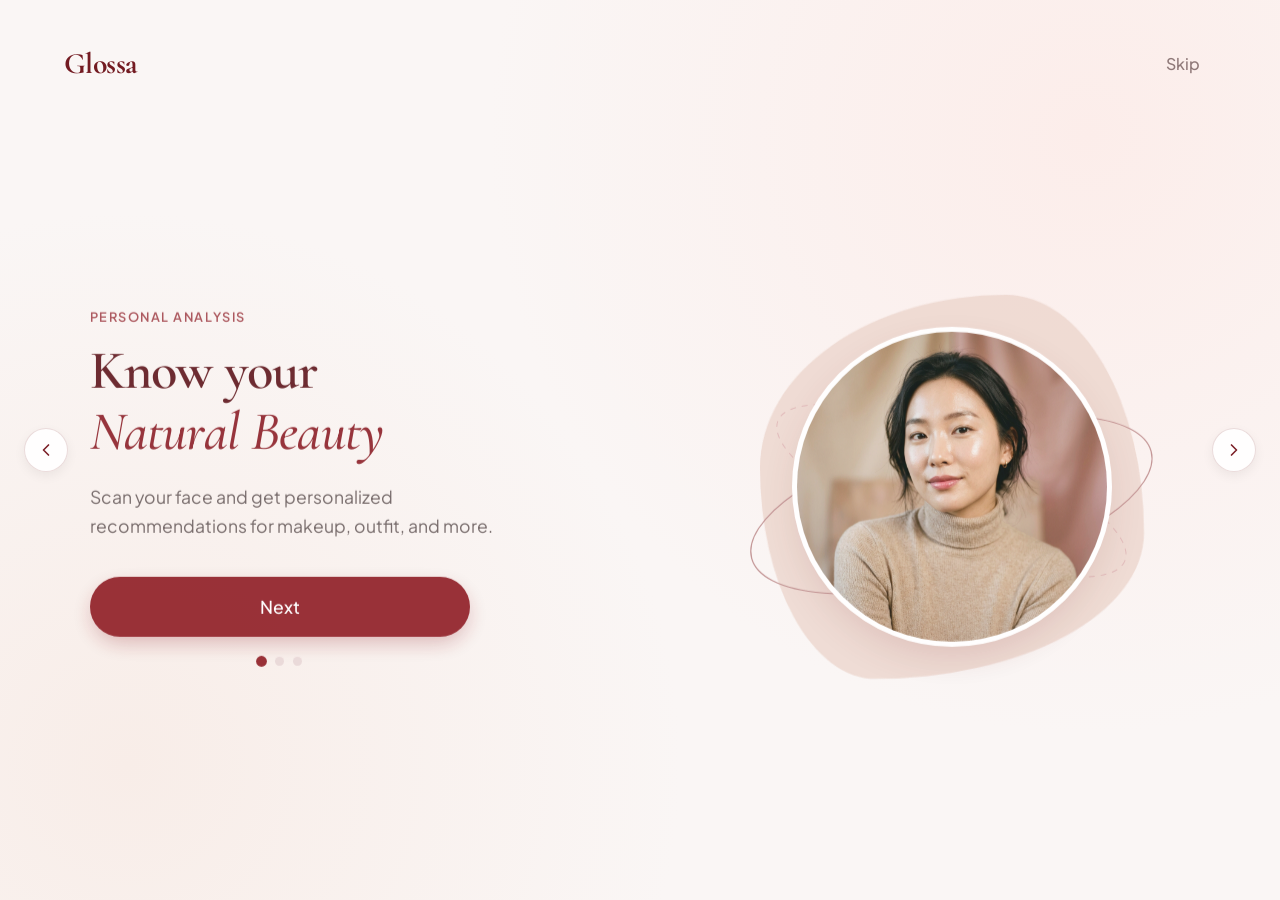
<file: index.html>
<!DOCTYPE html>
<html lang="en">
<head>
    <meta charset="UTF-8">
    <meta name="viewport" content="width=device-width, initial-scale=1.0">
    <meta name="csrf-token" content="">
    <title>Dashboard - Glossa</title>
    <link rel="preconnect" href="https://fonts.googleapis.com">
    <link rel="preconnect" href="https://fonts.gstatic.com" crossorigin>
    <link href="https://fonts.googleapis.com/css2?family=Cormorant+Garamond:ital,wght@0,500;0,600;0,700;1,600;1,700&family=Plus+Jakarta+Sans:wght@400;500;600;700&display=swap" rel="stylesheet">
    <link rel="stylesheet" href="assets/css/style.css?v=4.1">
</head>
<body>
<header class="navbar">
    <div class="nav-container">
        <a href="index.html" class="brand" aria-label="Glossa">
            <span class="brand__mark"><img src="assets/images/logo.png" alt="Glossa logo"></span>
        </a>
        <nav class="nav-links">
            <a href="index.html" class="nav-link active">Dashboard</a>
            <a href="login.html" id="navLoginBtn" class="nav-link">Sign In</a>
        </nav>
    </div>
</header>
<main class="container">

<div class="dashboard-wrapper">
    <div class="greeting">
        <div>
            <p class="greeting__small greeting-subtitle">Welcome Back,</p>
            <h1 class="greeting__name greeting-name" id="greetingName">Natural Beauty</h1>
            <p class="greeting__sub greeting-tagline">Let's find what suits you best</p>
        </div>
    </div>

    <article class="hero-card">
        <div class="hero-card__text">
            <h2 class="hero-card__title">Find Your<br />Beauty Match</h2>
            <p class="hero-card__desc">Point your camera and let Glossa AI analyze your skin characteristics.</p>
            <div class="hero-card__actions">
                <button type="button" class="btn btn-primary btn--scan" id="btnScanCamera" data-auth="0">
                    Scan Now <span aria-hidden="true">&rsaquo;</span>
                </button>
            </div>
        </div>
        <span class="hero-card__spark" aria-hidden="true"></span>
        <img src="assets/images/slide1.png" alt="Smiling woman" class="hero-card__img" width="450" height="360" />
    </article>

    <div class="dash-grid">
        <article class="panel">
            <div class="panel-header-row">
                <h2 class="panel__title">Color Inspiration</h2>
            </div>
            <div class="color-inspo-grid">
                <div class="color-inspo-card">
                    <span class="undertone-badge warm">Warm Tone</span>
                    <div class="color-inspo-palette">
                        <span class="inspo-swatch-circle" style="background:#D95D39" title="Terracotta"></span>
                        <span class="inspo-swatch-circle" style="background:#F4A261" title="Peach"></span>
                        <span class="inspo-swatch-circle" style="background:#E9C46A" title="Mustard"></span>
                        <span class="inspo-swatch-circle" style="background:#606C38" title="Olive Green"></span>
                        <span class="inspo-swatch-circle" style="background:#D4AF37" title="Warm Gold"></span>
                    </div>
                    <p class="color-inspo-shades">Terracotta, Peach, Mustard, Olive, Gold</p>
                </div>

                <div class="color-inspo-card">
                    <span class="undertone-badge cool">Cool Tone</span>
                    <div class="color-inspo-palette">
                        <span class="inspo-swatch-circle" style="background:#800E34" title="Berry"></span>
                        <span class="inspo-swatch-circle" style="background:#007F5F" title="Emerald"></span>
                        <span class="inspo-swatch-circle" style="background:#1D3557" title="Royal Blue"></span>
                        <span class="inspo-swatch-circle" style="background:#94A3B8" title="Ice Silver"></span>
                        <span class="inspo-swatch-circle" style="background:#BDB2FF" title="Lavender"></span>
                    </div>
                    <p class="color-inspo-shades">Berry, Emerald, Royal Blue, Silver, Lavender</p>
                </div>

                <div class="color-inspo-card">
                    <span class="undertone-badge neutral">Neutral Tone</span>
                    <div class="color-inspo-palette">
                        <span class="inspo-swatch-circle" style="background:#D48C8C" title="Dusty Pink"></span>
                        <span class="inspo-swatch-circle" style="background:#81B29A" title="Jade Green"></span>
                        <span class="inspo-swatch-circle" style="background:#3D5A80" title="Soft Navy"></span>
                        <span class="inspo-swatch-circle" style="background:#B76E79" title="Rose Gold"></span>
                        <span class="inspo-swatch-circle" style="background:#D2B48C" title="Soft Sand"></span>
                    </div>
                    <p class="color-inspo-shades">Dusty Pink, Jade, Navy, Rose Gold, Sand</p>
                </div>
            </div>
        </article>

        <article class="panel">
            <div class="panel-header-row">
                <h2 class="panel__title">Beauty Products</h2>
            </div>
            <div class="inspo-grid">
                <figure class="inspo">
                    <img src="assets/images/foundation.jpg" alt="Foundations" loading="lazy" width="200" height="250" />
                    <figcaption>Foundations</figcaption>
                </figure>
                <figure class="inspo">
                    <img src="assets/images/blush.jpg" alt="Blush On" loading="lazy" width="200" height="250" />
                    <figcaption>Blush On</figcaption>
                </figure>
                <figure class="inspo">
                    <img src="assets/images/lipstick.jpg" alt="Lipstick" loading="lazy" width="200" height="250" />
                    <figcaption>Lipstick</figcaption>
                </figure>
            </div>
        </article>
    </div>

    <div class="panel-header-row" style="margin-top: 28px; margin-bottom: 14px;">
        <h2 class="panel__title">Beauty Tips</h2>
        <button type="button" class="see-more-link" id="btnSeeMoreTips" aria-haspopup="dialog" aria-label="See More Beauty Tips" title="See More">
            See More <span aria-hidden="true">&rsaquo;</span>
        </button>
    </div>

    <article class="hero-card hero-card--tips" id="beautyTipsSection">
        <div class="hero-card__text">
            <h2 class="hero-card__title">Find Your<br />Beautiful Tutorial</h2>
            <p class="hero-card__desc">Explore tips and tutorials to enhance your beauty.</p>
        </div>
        <span class="hero-card__spark" aria-hidden="true"></span>
        <img src="assets/images/brushsetbg.png" alt="Makeup Brushes and Swatches" class="hero-card__img" width="527" height="365" />
    </article>

    <article class="panel panel--wide" id="tutorialSection">
        <div class="panel-header-row">
            <h2 class="panel__title">Video Tutorial</h2>
        </div>
        <div class="tutorial-grid">
            <a class="tutorial" href="https://www.youtube.com/results?search_query=soft+glam+look+tutorial" target="_blank" rel="noopener noreferrer">
                <img src="assets/images/slide2.jpg" alt="Soft Glam Look" />
                <span class="tutorial__play" aria-hidden="true">&#9654;</span>
                <span class="tutorial__meta"><strong>Soft Glam Look</strong><small>12.34</small></span>
            </a>
            <a class="tutorial" href="https://www.youtube.com/results?search_query=blush+placement+oval+face" target="_blank" rel="noopener noreferrer">
                <img src="assets/images/slide3.jpg" alt="Blush Placement" />
                <span class="tutorial__play" aria-hidden="true">&#9654;</span>
                <span class="tutorial__meta"><strong>Blush Placement</strong><small>12.34</small></span>
            </a>
            <a class="tutorial" href="https://www.youtube.com/results?search_query=contouring+basic+tutorial" target="_blank" rel="noopener noreferrer">
                <img src="assets/images/slide1.jpg" alt="Contouring Basic" />
                <span class="tutorial__play" aria-hidden="true">&#9654;</span>
                <span class="tutorial__meta"><strong>Contouring Basic</strong><small>12.34</small></span>
            </a>
        </div>
    </article>
</div>

<div class="modal-overlay" id="authModal" aria-hidden="true">
    <div class="modal-card modal-sm">
        <button type="button" class="modal-close modal-close-corner" id="closeAuthModal" aria-label="Close">
            <svg width="18" height="18" viewBox="0 0 24 24" fill="none" stroke="currentColor" stroke-width="2.2" stroke-linecap="round" stroke-linejoin="round" aria-hidden="true"><line x1="18" y1="6" x2="6" y2="18"></line><line x1="6" y1="6" x2="18" y2="18"></line></svg>
        </button>
        <div class="modal-body">
            <div id="modalLoginPanel">
                <div class="auth-header-center">
                    <div class="auth-logo"><img src="assets/images/logo.png" alt="Glossa logo"></div>
                    <h2 class="auth-title">Glossa</h2>
                    <p class="auth-subtitle">WELCOME BACK!</p>
                </div>
                <div class="alert alert-error" id="modalLoginAlert" style="display: none;"></div>
                <form id="modalLoginForm" class="auth-form">
                    <div class="form-group">
                        <label for="modalLoginEmail">Email</label>
                        <input type="email" id="modalLoginEmail" name="email" required placeholder="nama@email.com">
                    </div>
                    <div class="form-group">
                        <div class="label-with-link">
                            <label for="modalLoginPassword">Password</label>
                            <a href="forgot_password.html" class="forgot-link">Forgot password?</a>
                        </div>
                        <div class="password-input-wrapper">
                            <input type="password" id="modalLoginPassword" name="password" required placeholder="Enter password">
                            <button type="button" class="btn-toggle-password" aria-label="Show password" title="Show password">
                                <svg width="20" height="20" viewBox="0 0 24 24" fill="none" stroke="currentColor" stroke-width="2" stroke-linecap="round" stroke-linejoin="round" aria-hidden="true"><path d="M1 12s4-8 11-8 11 8 11 8-4 8-11 8-11-8z"></path><circle cx="12" cy="12" r="3"></circle></svg>
                            </button>
                        </div>
                    </div>
                    <div class="auth-remember">
                        <label>
                            <input type="checkbox" name="remember" id="modalRememberMe"> Remember me
                        </label>
                    </div>
                    <button type="submit" class="btn btn-primary btn-block" id="modalLoginSubmitBtn">Sign In</button>
                </form>
                <div class="auth-modal-footer">
                    Never had an account? <a href="javascript:void(0)" class="auth-link" id="toRegisterLink" role="button" onclick="showModalRegister(event)">Register</a>
                </div>
            </div>

            <div id="modalRegisterPanel" style="display: none;">
                <div class="auth-header-center">
                    <div class="auth-logo"><img src="assets/images/logo.png" alt="Glossa logo"></div>
                    <h2 class="auth-title">Glossa</h2>
                    <p class="auth-subtitle">CREATE ACCOUNT</p>
                </div>
                <div class="alert alert-error" id="modalRegisterAlert" style="display: none;"></div>
                <form id="modalRegisterForm" class="auth-form">
                    <div class="form-group">
                        <label for="modalRegName">Full Name</label>
                        <input type="text" id="modalRegName" name="name" required placeholder="Your full name">
                    </div>
                    <div class="form-group">
                        <label for="modalRegBirth">Date of Birth</label>
                        <input type="date" id="modalRegBirth" name="birth_date" required>
                    </div>
                    <div class="form-group">
                        <label for="modalRegEmail">Email</label>
                        <input type="email" id="modalRegEmail" name="email" required placeholder="nama@email.com">
                    </div>
                    <div class="form-group">
                        <label for="modalRegPassword">Password (min. 6 characters)</label>
                        <div class="password-input-wrapper">
                            <input type="password" id="modalRegPassword" name="password" minlength="6" required placeholder="Create password">
                            <button type="button" class="btn-toggle-password" aria-label="Show password" title="Show password">
                                <svg width="20" height="20" viewBox="0 0 24 24" fill="none" stroke="currentColor" stroke-width="2" stroke-linecap="round" stroke-linejoin="round" aria-hidden="true"><path d="M1 12s4-8 11-8 11 8 11 8-4 8-11 8-11-8z"></path><circle cx="12" cy="12" r="3"></circle></svg>
                            </button>
                        </div>
                    </div>
                    <div class="form-group">
                        <label for="modalRegConfirm">Confirm Password</label>
                        <div class="password-input-wrapper">
                            <input type="password" id="modalRegConfirm" name="confirm_password" minlength="6" required placeholder="Repeat password">
                            <button type="button" class="btn-toggle-password" aria-label="Show password" title="Show password">
                                <svg width="20" height="20" viewBox="0 0 24 24" fill="none" stroke="currentColor" stroke-width="2" stroke-linecap="round" stroke-linejoin="round" aria-hidden="true"><path d="M1 12s4-8 11-8 11 8 11 8-4 8-11 8-11-8z"></path><circle cx="12" cy="12" r="3"></circle></svg>
                            </button>
                        </div>
                    </div>
                    <button type="submit" class="btn btn-primary btn-block" id="modalRegisterSubmitBtn">Create Account</button>
                </form>
                <div class="auth-modal-footer">
                    Already have an account? <a href="javascript:void(0)" class="auth-link" id="toLoginLink" role="button" onclick="showModalLogin(event)">Log in</a>
                </div>
            </div>
        </div>
    </div>
</div>

<div class="modal-overlay" id="cameraModal" aria-hidden="true">
    <div class="modal-card modal-camera-card">
        <button type="button" class="modal-close camera-modal-close" id="closeCameraModal" aria-label="Close">
            <svg width="18" height="18" viewBox="0 0 24 24" fill="none" stroke="currentColor" stroke-width="2.2" stroke-linecap="round" stroke-linejoin="round" aria-hidden="true"><line x1="18" y1="6" x2="6" y2="18"></line><line x1="6" y1="6" x2="18" y2="18"></line></svg>
        </button>
        <div class="modal-body">
            <div class="camera-viewport">
                <video id="cameraVideo" autoplay playsinline muted></video>
                <div class="scanner-frame">
                    <div class="scanner-line"></div>
                    <span class="scanner-corner top-left" aria-hidden="true"></span>
                    <span class="scanner-corner top-right" aria-hidden="true"></span>
                    <span class="scanner-corner bottom-left" aria-hidden="true"></span>
                    <span class="scanner-corner bottom-right" aria-hidden="true"></span>

                    <div class="camera-actions" id="cameraActions">
                        <div class="shutter-wrap">
                            <button type="button" class="shutter" id="btnCapture" aria-label="Capture Photo &amp; Analyze" title="Capture Photo &amp; Analyze"></button>
                            <span class="shutter-caption" id="shutterLabel">Capture Photo &amp; Analyze</span>
                        </div>
                    </div>
                </div>
                <div class="camera-status" id="cameraStatus">Connecting to camera...</div>
                <div class="camera-flash" id="cameraFlash"></div>

                <div class="analyzing-overlay" id="analyzingOverlay" style="display: none;">
                    <div class="analyzing-grid"></div>
                    <div class="analyzing-laser"></div>
                    <div class="analyzing-hud">
                        <div class="hud-corner top-left"></div>
                        <div class="hud-corner top-right"></div>
                        <div class="hud-corner bottom-left"></div>
                        <div class="hud-corner bottom-right"></div>
                        <div class="analyzing-scanner-circle"></div>
                    </div>
                    <div class="analyzing-badge">
                        <span class="analyzing-spinner"></span>
                        <span id="analyzingText" class="analyzing-text">Analyzing with AI...</span>
                    </div>
                </div>
            </div>

            <div id="scanResultBox" class="scan-result-card" style="display: none;">
                <div class="scan-result-header">
                    <span class="undertone-badge" id="resUndertoneBadge">Warm Undertone</span>
                    <span class="shape-badge" id="resFaceShapeBadge" style="display: none;">Oval Face</span>
                    <span class="accuracy-pill" id="resAccuracyBadge">96% Accuracy</span>
                </div>
                <p id="resRecommendation" class="scan-result-desc"></p>

                <!-- Rekomendasi Hasil Scan: Undertone & Face Shape -->
                <div id="resRecGrid" class="scan-rec-grid" style="display: none;">
                    <div class="scan-rec-card">
                        <div class="scan-rec-card-header">
                            <span class="rec-icon">🎨</span>
                            <strong id="resRecUndertoneTitle">Rekomendasi Undertone</strong>
                        </div>
                        <div class="scan-rec-row">
                            <span class="rec-tag">Pakaian:</span>
                            <span id="resRecClothing" class="rec-text">-</span>
                        </div>
                        <div class="scan-rec-row">
                            <span class="rec-tag">Lipstik:</span>
                            <span id="resRecLipstick" class="rec-text">-</span>
                        </div>
                        <div class="scan-rec-row">
                            <span class="rec-tag">Perhiasan:</span>
                            <span id="resRecJewelry" class="rec-text">-</span>
                        </div>
                    </div>

                    <div class="scan-rec-card" id="resRecFaceShapeCard" style="display: none;">
                        <div class="scan-rec-card-header">
                            <span class="rec-icon">👓</span>
                            <strong id="resRecFaceShapeTitle">Rekomendasi Bentuk Wajah</strong>
                        </div>
                        <div class="scan-rec-row">
                            <span class="rec-tag">Kacamata:</span>
                            <span id="resRecEyewear" class="rec-text">-</span>
                        </div>
                        <div class="scan-rec-row">
                            <span class="rec-tag">Rambut:</span>
                            <span id="resRecHair" class="rec-text">-</span>
                        </div>
                    </div>
                </div>

                <div class="scan-result-footer actions-row actions-center">
                    <a href="profile.html" class="btn btn-primary btn-sm">Lihat Detail di Profil</a>
                    <button type="button" class="btn btn-secondary btn-sm" id="btnScanAgain">Scan Lagi</button>
                </div>
            </div>
        </div>
    </div>
</div>

<div class="modal-overlay" id="beautyTipsModal" aria-hidden="true">
    <div class="modal-card modal-md">
        <button type="button" class="modal-close modal-close-corner" id="closeBeautyTipsModal" aria-label="Close">
            <svg width="18" height="18" viewBox="0 0 24 24" fill="none" stroke="currentColor" stroke-width="2.2" stroke-linecap="round" stroke-linejoin="round" aria-hidden="true"><line x1="18" y1="6" x2="6" y2="18"></line><line x1="6" y1="6" x2="18" y2="18"></line></svg>
        </button>
        <div class="modal-body tips-modal-body">
            <div class="auth-header-center" style="margin-bottom: 20px;">
                <h3 style="font-family: var(--font-serif); font-size: 26px; color: var(--text-main); margin: 0 0 6px;">Beauty Tutorials &amp; Tips</h3>
                <p style="font-size: 13.5px; color: var(--text-muted); margin: 0;">Panduan kecantikan &amp; rahasia riasan harian sesuai undertone dan kontur wajahmu.</p>
            </div>
            <div class="tips-modal-list">
                <div class="tips-modal-item">
                    <div class="tips-modal-icon">💧</div>
                    <div class="tips-modal-content">
                        <h4>1. Skin Preparation &amp; Deep Hydration</h4>
                        <p>Kunci riasan halus tanpa cakey adalah hidrasi. Gunakan pelembap dan sunscreen 5 menit sebelum complexion agar meresap sempurna ke kulit.</p>
                    </div>
                </div>
                <div class="tips-modal-item">
                    <div class="tips-modal-icon">🎨</div>
                    <div class="tips-modal-content">
                        <h4>2. Accurate Undertone &amp; Shade Match</h4>
                        <p>Uji warna foundation di sepanjang garis rahang (jawline) di bawah cahaya alami matahari, bukan lampu toko atau pergelangan tangan.</p>
                    </div>
                </div>
                <div class="tips-modal-item">
                    <div class="tips-modal-icon">✨</div>
                    <div class="tips-modal-content">
                        <h4>3. Strategic Blush &amp; Contour Placement</h4>
                        <p>Untuk efek lifting, baurkan blush di atas tulang pipi ke arah pelipis. Hindari mengaplikasikan terlalu dekat dengan cuping hidung agar wajah tampak segar &amp; proporsional.</p>
                    </div>
                </div>
                <div class="tips-modal-item">
                    <div class="tips-modal-icon">💄</div>
                    <div class="tips-modal-content">
                        <h4>4. Lip Definition &amp; Longevity</h4>
                        <p>Bingkai bibir dengan lip liner satu tingkat lebih gelap dari warna lipstik untuk ilusi bibir bervolume, lalu tap bedak tabur tipis di atas tisu untuk mengunci warna.</p>
                    </div>
                </div>
                <div class="tips-modal-item">
                    <div class="tips-modal-icon">💎</div>
                    <div class="tips-modal-content">
                        <h4>5. Harmony with Jewelry &amp; Accents</h4>
                        <p>Sesuaikan aksesoris dengan hasil scan: Gold dan rose gold menyatu harmonis dengan Warm Tone, sedangkan Silver &amp; Platinum mempertegas pesona Cool Tone.</p>
                    </div>
                </div>
            </div>
        </div>
    </div>
</div>

</main>

<script>
function showModalRegister(e) {
    if (e && e.preventDefault) e.preventDefault();
    var modal = document.getElementById('authModal');
    var login = document.getElementById('modalLoginPanel');
    var reg = document.getElementById('modalRegisterPanel');
    if (login) login.style.display = 'none';
    if (reg) reg.style.display = 'block';
    var a1 = document.getElementById('modalLoginAlert');
    var a2 = document.getElementById('modalRegisterAlert');
    if (a1) a1.style.display = 'none';
    if (a2) a2.style.display = 'none';
    if (modal) {
        modal.classList.add('open');
        modal.setAttribute('aria-hidden', 'false');
    }
}
function showModalLogin(e) {
    if (e && e.preventDefault) e.preventDefault();
    var modal = document.getElementById('authModal');
    var login = document.getElementById('modalLoginPanel');
    var reg = document.getElementById('modalRegisterPanel');
    if (reg) reg.style.display = 'none';
    if (login) login.style.display = 'block';
    var a1 = document.getElementById('modalLoginAlert');
    var a2 = document.getElementById('modalRegisterAlert');
    if (a1) a1.style.display = 'none';
    if (a2) a2.style.display = 'none';
    if (modal) {
        modal.classList.add('open');
        modal.setAttribute('aria-hidden', 'false');
    }
}
window.showModalRegister = showModalRegister;
window.showModalLogin = showModalLogin;

document.addEventListener('click', function(e) {
    var navLogin = e.target.closest && e.target.closest('.nav-links a[href*="login"], #navLoginBtn');
    if (!navLogin) return;
    var modal = document.getElementById('authModal');
    if (modal) {
        e.preventDefault();
        showModalLogin(e);
    }
});
</script>
<script src="assets/js/app.js?v=2.5"></script>
<script src="assets/js/main.js?v=2.3"></script>
<script>
document.addEventListener('DOMContentLoaded', async () => {
    const hasOnboarded = localStorage.getItem('glossa_onboarded') || document.cookie.includes('glossa_onboarded=1');
    const user = await GlossaApp.getCurrentUser();
    
    if (!user && !hasOnboarded) {
        window.location.href = 'onboarding.html';
        return;
    }

    const params = new URLSearchParams(window.location.search);
    if (params.get('modal') === 'register') {
        showModalRegister();
    } else if (params.get('modal') === 'login') {
        showModalLogin();
    }
// Auto-scan after login/register removed per user request
});
</script>
</body>
</html>
</file>
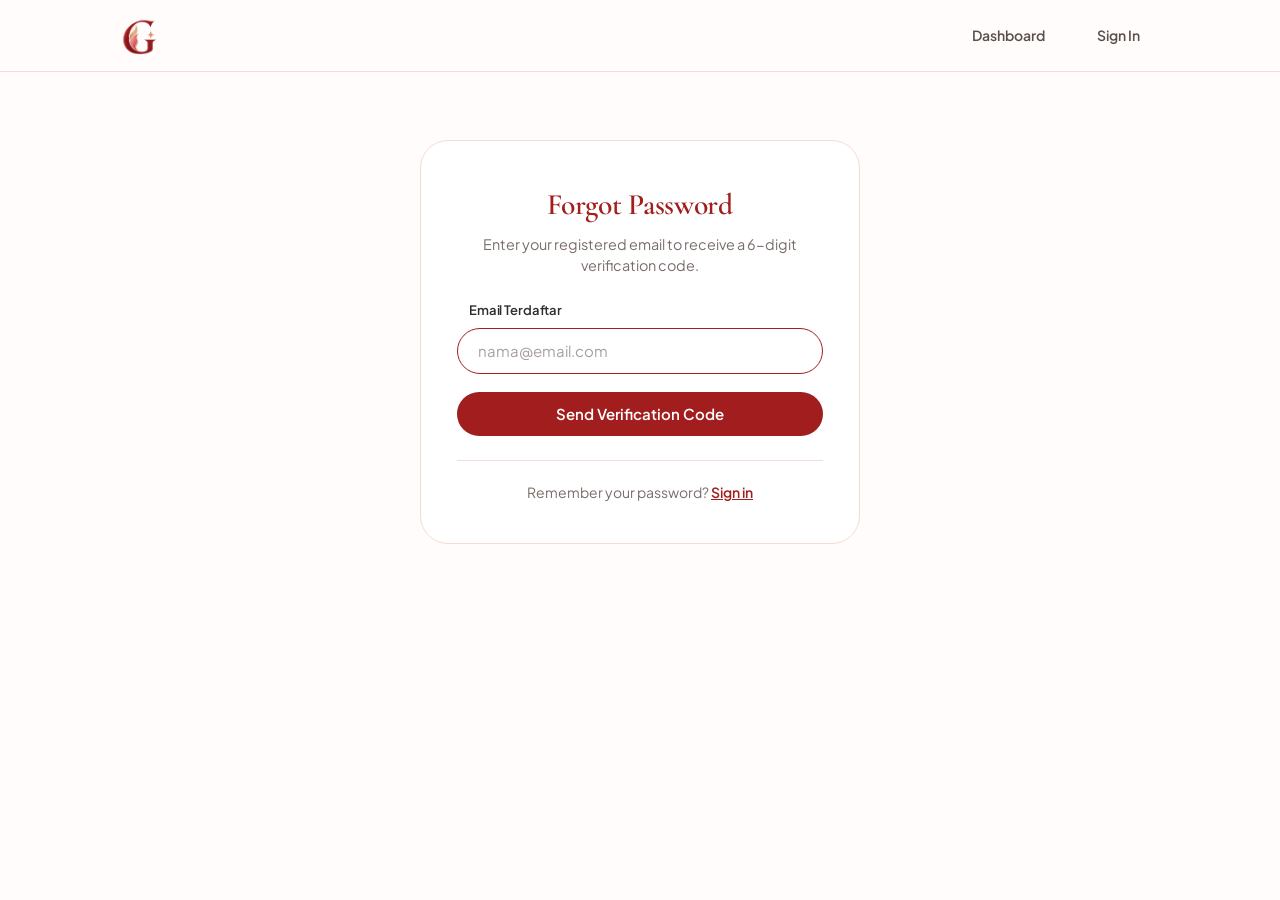
<file: forgot_password.html>
<!DOCTYPE html>
<html lang="en">
<head>
    <meta charset="UTF-8">
    <meta name="viewport" content="width=device-width, initial-scale=1.0">
    <title>Forgot Password - Glossa</title>
    <link rel="preconnect" href="https://fonts.googleapis.com">
    <link rel="preconnect" href="https://fonts.gstatic.com" crossorigin>
    <link href="https://fonts.googleapis.com/css2?family=Cormorant+Garamond:ital,wght@0,500;0,600;0,700;1,600;1,700&family=Plus+Jakarta+Sans:wght@400;500;600;700&display=swap" rel="stylesheet">
    <link rel="stylesheet" href="assets/css/style.css?v=2.9">
</head>
<body>
<header class="navbar">
    <div class="nav-container">
        <a href="index.html" class="brand" aria-label="Glossa">
            <span class="brand__mark"><img src="assets/images/logo.png" alt="Glossa logo"></span>
        </a>
        <nav class="nav-links">
            <a href="index.html" class="nav-link">Dashboard</a>
            <a href="login.html" class="nav-link">Sign In</a>
        </nav>
    </div>
</header>
<main class="container">

<div class="auth-card">
    <h2>Forgot Password</h2>

    <div id="authAlertSuccess" class="alert alert-success" style="display: none;"></div>
    <div id="authAlertError" class="alert alert-error" style="display: none;"></div>

    
    <div id="stepRequest">
        <p class="subtitle">Enter your registered email to receive a 6-digit verification code.</p>

        <form id="formRequestReset" class="auth-form">
            <div class="form-group">
                <label for="reqEmail">Email Terdaftar</label>
                <input type="email" id="reqEmail" name="email" required autofocus placeholder="nama@email.com">
            </div>

            <button type="submit" id="btnSubmitRequest" class="btn btn-primary btn-block">Send Verification Code</button>
        </form>

        <div class="auth-footer">
            Remember your password? <a href="login.html">Sign in</a>
        </div>
    </div>

    
    <div id="stepVerify" style="display: none;">
        <p class="subtitle">
            Kode verifikasi telah dikirim ke <strong id="displayTargetEmail"></strong>.
        </p>

        <form id="formVerifyReset" class="auth-form">
            <div class="form-group">
                <label for="resetCode">Kode Verifikasi (6 digit angka)</label>
                <input type="text" id="resetCode" name="code" maxlength="6" pattern="[0-9]{6}" placeholder="Contoh: 123456" required>
            </div>

            <div class="form-group">
                <label for="newPassword">Password Baru (min. 6 karakter)</label>
                <div class="password-input-wrapper">
                    <input type="password" id="newPassword" name="password" minlength="6" required placeholder="Password baru">
                    <button type="button" class="btn-toggle-password" aria-label="Lihat password" title="Lihat password">
                        <svg width="20" height="20" viewBox="0 0 24 24" fill="none" stroke="currentColor" stroke-width="2" stroke-linecap="round" stroke-linejoin="round" aria-hidden="true"><path d="M1 12s4-8 11-8 11 8 11 8-4 8-11 8-11-8z"></path><circle cx="12" cy="12" r="3"></circle></svg>
                    </button>
                </div>
            </div>

            <div class="form-group">
                <label for="confirmNewPassword">Konfirmasi Password Baru</label>
                <div class="password-input-wrapper">
                    <input type="password" id="confirmNewPassword" name="confirm_password" minlength="6" required placeholder="Ulangi password baru">
                    <button type="button" class="btn-toggle-password" aria-label="Lihat password" title="Lihat password">
                        <svg width="20" height="20" viewBox="0 0 24 24" fill="none" stroke="currentColor" stroke-width="2" stroke-linecap="round" stroke-linejoin="round" aria-hidden="true"><path d="M1 12s4-8 11-8 11 8 11 8-4 8-11 8-11-8z"></path><circle cx="12" cy="12" r="3"></circle></svg>
                    </button>
                </div>
            </div>

            <button type="submit" id="btnSubmitVerify" class="btn btn-primary btn-block">Save New Password</button>
        </form>

        <div class="auth-footer">
            Didn't receive email? <a href="#" id="linkResendCode">Resend code</a> &bull; <a href="login.html">Cancel</a>
        </div>
    </div>
</div>

</main>

<script src="assets/js/app.js?v=2.5"></script>
<script>
document.addEventListener('DOMContentLoaded', () => {
    let currentEmail = '';

    const eyeSvg = '<svg width="20" height="20" viewBox="0 0 24 24" fill="none" stroke="currentColor" stroke-width="2" stroke-linecap="round" stroke-linejoin="round"><path d="M1 12s4-8 11-8 11 8 11 8-4 8-11 8-11-8z"></path><circle cx="12" cy="12" r="3"></circle></svg>';
    const eyeOffSvg = '<svg width="20" height="20" viewBox="0 0 24 24" fill="none" stroke="currentColor" stroke-width="2" stroke-linecap="round" stroke-linejoin="round"><path d="M17.94 17.94A10.07 10.07 0 0 1 12 20c-7 0-11-8-11-8a18.45 18.45 0 0 1 5.06-5.94M9.9 4.24A9.12 9.12 0 0 1 12 4c7 0 11 8 11 8a18.5 18.5 0 0 1-2.16 3.19m-6.72-1.07a3 3 0 1 1-4.24-4.24"></path><line x1="1" y1="1" x2="23" y2="23"></line></svg>';

    document.querySelectorAll('.btn-toggle-password').forEach(btn => {
        btn.addEventListener('click', () => {
            const wrapper = btn.closest('.password-input-wrapper');
            const input = wrapper ? wrapper.querySelector('input') : null;
            if (!input) return;
            const isPassword = input.type === 'password';
            input.type = isPassword ? 'text' : 'password';
            btn.innerHTML = isPassword ? eyeOffSvg : eyeSvg;
        });
    });

    const stepRequest = document.getElementById('stepRequest');
    const stepVerify = document.getElementById('stepVerify');
    const alertSuccess = document.getElementById('authAlertSuccess');
    const alertError = document.getElementById('authAlertError');
    const displayTargetEmail = document.getElementById('displayTargetEmail');

    const formRequest = document.getElementById('formRequestReset');
    const btnSubmitRequest = document.getElementById('btnSubmitRequest');

    formRequest.addEventListener('submit', async (e) => {
        e.preventDefault();
        alertError.style.display = 'none';
        alertSuccess.style.display = 'none';

        currentEmail = document.getElementById('reqEmail').value.trim();
        btnSubmitRequest.disabled = true;
        btnSubmitRequest.textContent = 'Mengirim kode...';

        try {
            const res = await fetch('api/auth.php?action=forgot_request', {
                method: 'POST',
                headers: { 'Content-Type': 'application/json' },
                body: JSON.stringify({ email: currentEmail })
            });
            const data = await res.json();
            if (data.success) {
                displayTargetEmail.textContent = currentEmail;
                stepRequest.style.display = 'none';
                stepVerify.style.display = 'block';
                alertSuccess.textContent = data.message || 'Verification code has been sent to your email.';
                alertSuccess.style.display = 'block';
                document.getElementById('resetCode').focus();
            } else {
                alertError.textContent = data.error || 'Failed to send code.';
                alertError.style.display = 'block';
            }
        } catch (err) {
            alertError.textContent = 'Failed to connect to server. Please try again.';
            alertError.style.display = 'block';
        } finally {
            btnSubmitRequest.disabled = false;
            btnSubmitRequest.textContent = 'Send Verification Code';
        }
    });

    const formVerify = document.getElementById('formVerifyReset');
    const btnSubmitVerify = document.getElementById('btnSubmitVerify');

    formVerify.addEventListener('submit', async (e) => {
        e.preventDefault();
        alertError.style.display = 'none';
        alertSuccess.style.display = 'none';

        const code = document.getElementById('resetCode').value.trim();
        const password = document.getElementById('newPassword').value;
        const confirmPassword = document.getElementById('confirmNewPassword').value;

        if (password !== confirmPassword) {
            alertError.textContent = 'Konfirmasi password baru tidak cocok.';
            alertError.style.display = 'block';
            return;
        }

        btnSubmitVerify.disabled = true;
        btnSubmitVerify.textContent = 'Menyimpan...';

        try {
            const res = await fetch('api/auth.php?action=forgot_verify', {
                method: 'POST',
                headers: { 'Content-Type': 'application/json' },
                body: JSON.stringify({ email: currentEmail, code, password })
            });
            const data = await res.json();
            if (data.success) {
                alertSuccess.textContent = data.message || 'Password successfully reset!';
                alertSuccess.style.display = 'block';
                formVerify.reset();
                setTimeout(() => {
                    window.location.href = 'login.html';
                }, 1500);
            } else {
                alertError.textContent = data.error || 'Verification failed.';
                alertError.style.display = 'block';
            }
        } catch (err) {
            alertError.textContent = 'Failed to connect to server. Please try again.';
            alertError.style.display = 'block';
        } finally {
            btnSubmitVerify.disabled = false;
            btnSubmitVerify.textContent = 'Save New Password';
        }
    });

    document.getElementById('linkResendCode')?.addEventListener('click', (e) => {
        e.preventDefault();
        stepVerify.style.display = 'none';
        stepRequest.style.display = 'block';
        alertSuccess.style.display = 'none';
        alertError.style.display = 'none';
        document.getElementById('reqEmail').focus();
    });
});
</script>
</body>
</html>
</file>
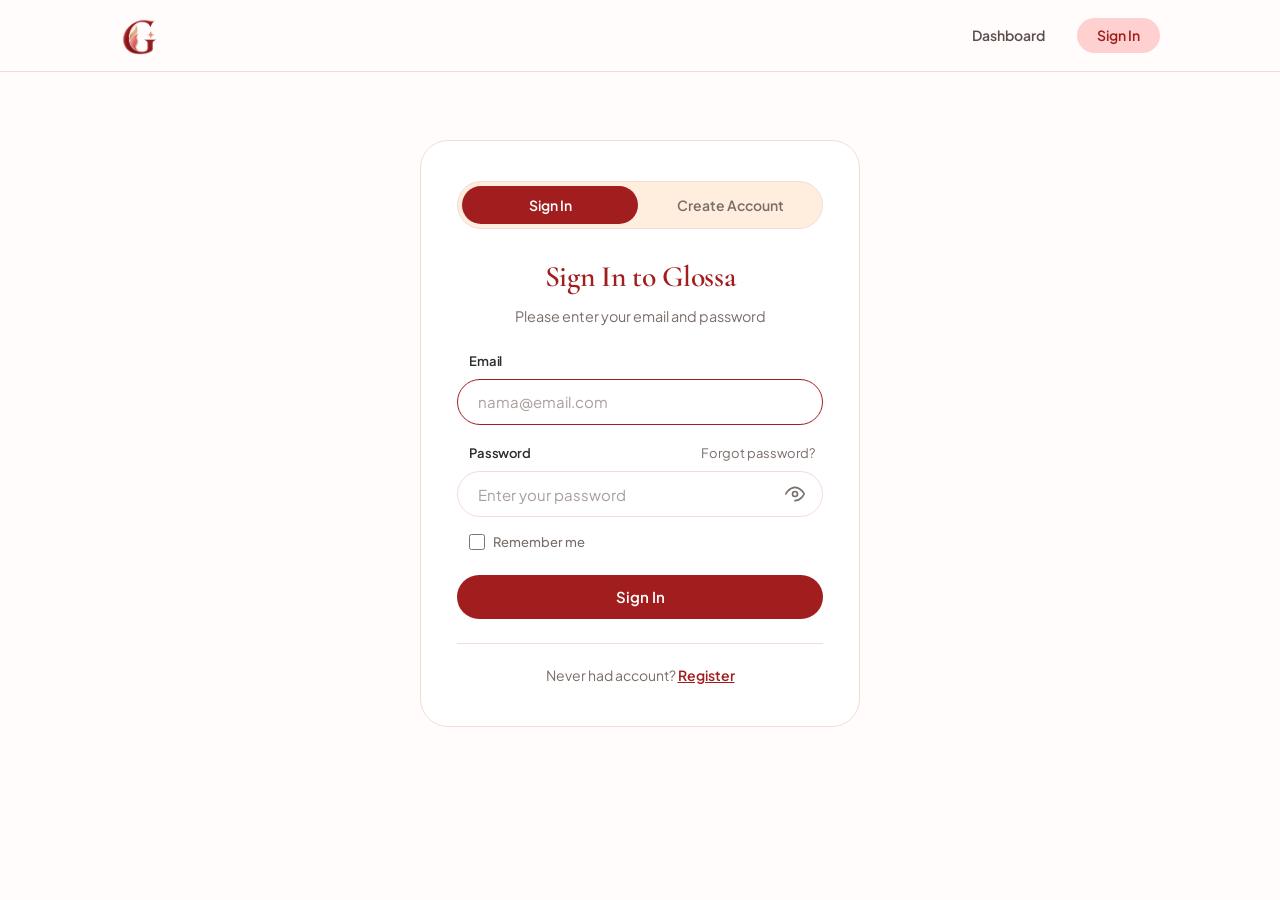
<file: login.html>
<!DOCTYPE html>
<html lang="en">
<head>
    <meta charset="UTF-8">
    <meta name="viewport" content="width=device-width, initial-scale=1.0">
    <title>Sign In - Glossa</title>
    <link rel="preconnect" href="https://fonts.googleapis.com">
    <link rel="preconnect" href="https://fonts.gstatic.com" crossorigin>
    <link href="https://fonts.googleapis.com/css2?family=Cormorant+Garamond:ital,wght@0,500;0,600;0,700;1,600;1,700&family=Plus+Jakarta+Sans:wght@400;500;600;700&display=swap" rel="stylesheet">
    <link rel="stylesheet" href="assets/css/style.css?v=2.9">
</head>
<body>
<header class="navbar">
    <div class="nav-container">
        <a href="index.html" class="brand" aria-label="Glossa">
            <span class="brand__mark"><img src="assets/images/logo.png" alt="Glossa logo"></span>
        </a>
        <nav class="nav-links">
            <a href="index.html" class="nav-link">Dashboard</a>
            <a href="login.html" class="nav-link active">Sign In</a>
        </nav>
    </div>
</header>
<main class="container">

<div class="auth-card">
    <div class="auth-tabs">
        <a href="login.html" class="auth-tab active">Sign In</a>
        <a href="index.html?modal=register" class="auth-tab">Create Account</a>
    </div>

    <h2>Sign In to Glossa</h2>
    <p class="subtitle">Please enter your email and password</p>

    <div id="authAlertInfo" class="alert alert-info" style="display: none;">
        Authentication Required: Please sign in or create an account to use the camera scan feature.
    </div>

    <div id="authAlertSuccess" class="alert alert-success" style="display: none;"></div>
    <div id="authAlertError" class="alert alert-error" style="display: none;"></div>

    <form id="loginForm" class="auth-form">
        <div class="form-group">
            <label for="email">Email</label>
            <input type="email" id="email" name="email" required autofocus placeholder="nama@email.com">
        </div>

        <div class="form-group">
            <div class="label-with-link">
                <label for="password">Password</label>
                <a href="forgot_password.html" class="forgot-link">Forgot password?</a>
            </div>
            <div class="password-input-wrapper">
                <input type="password" id="password" name="password" required placeholder="Enter your password">
                <button type="button" class="btn-toggle-password" aria-label="Lihat password" title="Lihat password">
                    <svg width="20" height="20" viewBox="0 0 24 24" fill="none" stroke="currentColor" stroke-width="2" stroke-linecap="round" stroke-linejoin="round" aria-hidden="true"><path d="M1 12s4-8 11-8 11 8 11 8-4 8-11 8-11-8z"></path><circle cx="12" cy="12" r="3"></circle></svg>
                </button>
            </div>
        </div>

        <div class="auth-remember">
            <label>
                <input type="checkbox" name="remember" id="rememberMe"> Remember me
            </label>
        </div>

        <button type="submit" id="btnSubmitLogin" class="btn btn-primary btn-block">Sign In</button>
    </form>

    <div class="auth-footer">
        Never had account? <a href="index.html?modal=register">Register</a>
    </div>
</div>

</main>

<script src="assets/js/app.js?v=2.5"></script>
<script>
document.addEventListener('DOMContentLoaded', async () => {
    const params = new URLSearchParams(window.location.search);
    if (params.get('redirect') === 'scan') {
        document.getElementById('authAlertInfo').style.display = 'block';
    }

    const user = await GlossaApp.getCurrentUser();
    if (user) {
        window.location.href = 'index.html';
        return;
    }

    const eyeSvg = '<svg width="20" height="20" viewBox="0 0 24 24" fill="none" stroke="currentColor" stroke-width="2" stroke-linecap="round" stroke-linejoin="round"><path d="M1 12s4-8 11-8 11 8 11 8-4 8-11 8-11-8z"></path><circle cx="12" cy="12" r="3"></circle></svg>';
    const eyeOffSvg = '<svg width="20" height="20" viewBox="0 0 24 24" fill="none" stroke="currentColor" stroke-width="2" stroke-linecap="round" stroke-linejoin="round"><path d="M17.94 17.94A10.07 10.07 0 0 1 12 20c-7 0-11-8-11-8a18.45 18.45 0 0 1 5.06-5.94M9.9 4.24A9.12 9.12 0 0 1 12 4c7 0 11 8 11 8a18.5 18.5 0 0 1-2.16 3.19m-6.72-1.07a3 3 0 1 1-4.24-4.24"></path><line x1="1" y1="1" x2="23" y2="23"></line></svg>';

    document.querySelectorAll('.btn-toggle-password').forEach(btn => {
        btn.addEventListener('click', () => {
            const wrapper = btn.closest('.password-input-wrapper');
            const input = wrapper ? wrapper.querySelector('input') : null;
            if (!input) return;
            const isPassword = input.type === 'password';
            input.type = isPassword ? 'text' : 'password';
            btn.innerHTML = isPassword ? eyeOffSvg : eyeSvg;
        });
    });

    const form = document.getElementById('loginForm');
    const alertError = document.getElementById('authAlertError');
    const btnSubmit = document.getElementById('btnSubmitLogin');

    form.addEventListener('submit', async (e) => {
        e.preventDefault();
        alertError.style.display = 'none';
        btnSubmit.disabled = true;
        btnSubmit.textContent = 'Signing in...';

        const email = document.getElementById('email').value.trim();
        const password = document.getElementById('password').value;

        try {
            const res = await fetch('api/auth.php?action=login', {
                method: 'POST',
                headers: { 'Content-Type': 'application/json' },
                body: JSON.stringify({ email, password })
            });
            const data = await res.json();
            if (data.success) {
                const target = 'index.html';
                window.location.href = target;
            } else {
                alertError.textContent = data.error || 'Email atau password salah.';
                alertError.style.display = 'block';
            }
        } catch (err) {
            alertError.textContent = 'Failed to connect to server. Please try again.';
            alertError.style.display = 'block';
        } finally {
            btnSubmit.disabled = false;
            btnSubmit.textContent = 'Sign In';
        }
    });
});
</script>
</body>
</html>
</file>
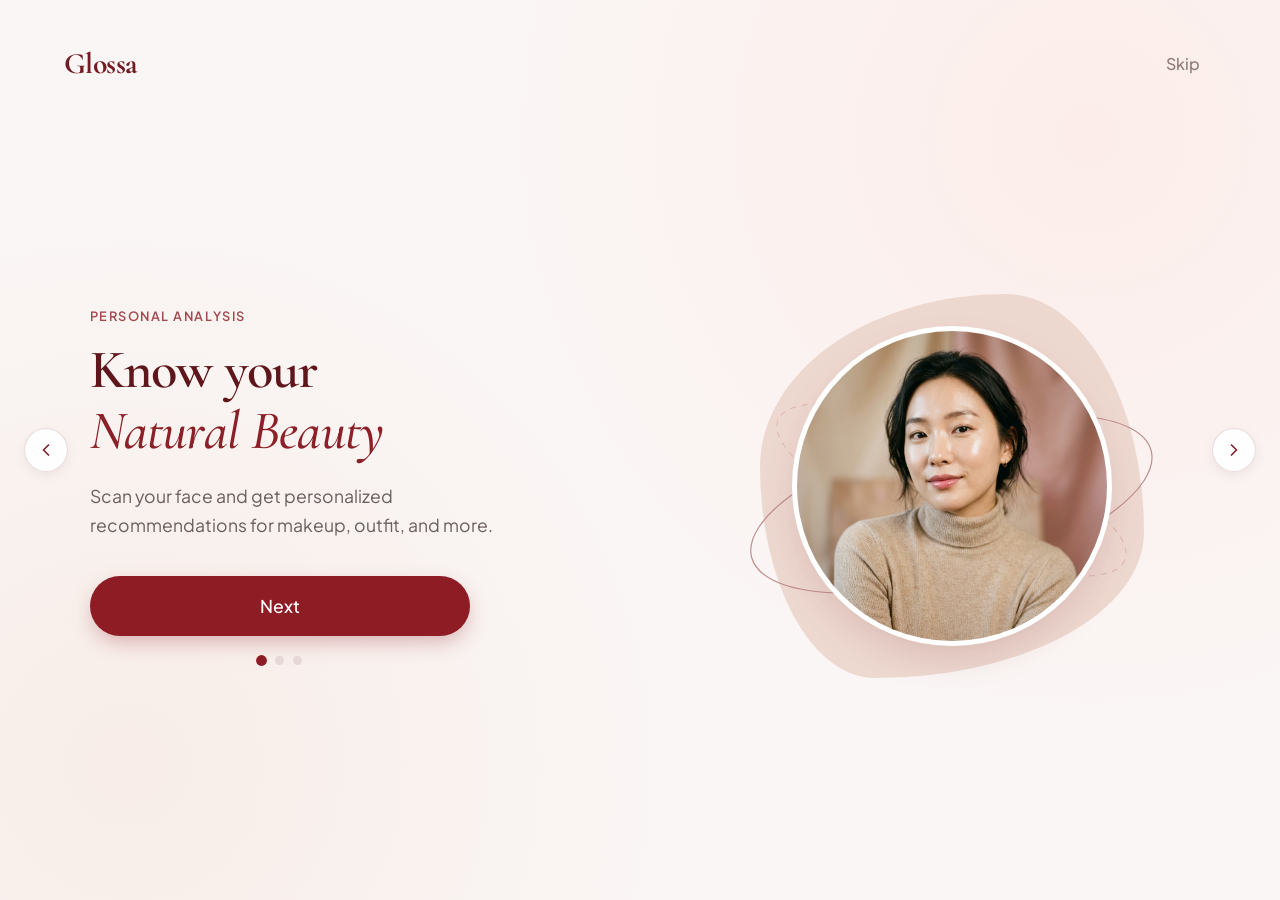
<file: onboarding.html>
<!DOCTYPE html>
<html lang="en">
<head>
    <meta charset="UTF-8">
    <meta name="viewport" content="width=device-width, initial-scale=1.0">
    <title>Welcome to Glossa - Onboarding</title>
    <link rel="preconnect" href="https://fonts.googleapis.com">
    <link rel="preconnect" href="https://fonts.gstatic.com" crossorigin>
    <link href="https://fonts.googleapis.com/css2?family=Cormorant+Garamond:ital,wght@0,500;0,600;0,700;1,600;1,700&family=Plus+Jakarta+Sans:wght@400;500;600;700&display=swap" rel="stylesheet">
    <link rel="stylesheet" href="assets/css/style.css">
</head>
<body class="beauty-onboarding-body">

<div class="beauty-onboarding-container" id="onboardingContainer">
    <header class="beauty-top-bar">
        <a href="index.html" class="beauty-brand">Glossa</a>
        <a href="index.html" class="beauty-skip" onclick="finishOnboarding()">Skip</a>
    </header>

    <div class="beauty-slider" id="slider">
        <div class="beauty-slide active" data-index="0">
            <div class="beauty-slide-content">
                <span class="beauty-slide-tag">Personal Analysis</span>
                <h1 class="beauty-title">Know your<br><span>Natural Beauty</span></h1>
                <p class="beauty-desc">Scan your face and get personalized recommendations for makeup, outfit, and more.</p>
                <div class="beauty-action-group">
                    <button type="button" class="beauty-btn-next" onclick="handleNext()">Next</button>
                    <div class="beauty-dots">
                        <button type="button" class="b-dot active" aria-label="Slide 1" onclick="goToSlide(0)"></button>
                        <button type="button" class="b-dot" aria-label="Slide 2" onclick="goToSlide(1)"></button>
                        <button type="button" class="b-dot" aria-label="Slide 3" onclick="goToSlide(2)"></button>
                    </div>
                </div>
            </div>
            <div class="beauty-visual-col">
                <div class="beauty-blob-backdrop"></div>
                <svg class="beauty-orbit-ring ring-1" viewBox="0 0 460 260" fill="none">
                    <ellipse cx="230" cy="130" rx="210" ry="75" stroke="#be8d8d" stroke-width="1.2" transform="rotate(-15 230 130)" />
                </svg>
                <svg class="beauty-orbit-ring ring-2" viewBox="0 0 460 260" fill="none">
                    <ellipse cx="230" cy="130" rx="190" ry="55" stroke="#deb5b5" stroke-width="1" stroke-dasharray="6 6" transform="rotate(22 230 130)" />
                </svg>
                <div class="beauty-photo-frame">
                    <img src="assets/images/slide1.jpg" alt="Natural Beauty Portrait" class="beauty-photo">
                </div>
            </div>
        </div>

        <div class="beauty-slide" data-index="1">
            <div class="beauty-slide-content">
                <span class="beauty-slide-tag">Smart Detection</span>
                <h1 class="beauty-title">Instant Smart<br><span>Camera Scan</span></h1>
                <p class="beauty-desc">Detect skin undertones, facial contours, and features accurately through your device camera.</p>
                <div class="beauty-action-group">
                    <button type="button" class="beauty-btn-next" onclick="handleNext()">Next</button>
                    <div class="beauty-dots">
                        <button type="button" class="b-dot" aria-label="Slide 1" onclick="goToSlide(0)"></button>
                        <button type="button" class="b-dot active" aria-label="Slide 2" onclick="goToSlide(1)"></button>
                        <button type="button" class="b-dot" aria-label="Slide 3" onclick="goToSlide(2)"></button>
                    </div>
                </div>
            </div>
            <div class="beauty-visual-col">
                <div class="beauty-blob-backdrop blob-alt"></div>
                <svg class="beauty-orbit-ring ring-1" viewBox="0 0 460 260" fill="none">
                    <ellipse cx="230" cy="130" rx="210" ry="75" stroke="#be8d8d" stroke-width="1.2" transform="rotate(-8 230 130)" />
                </svg>
                <svg class="beauty-orbit-ring ring-2" viewBox="0 0 460 260" fill="none">
                    <ellipse cx="230" cy="130" rx="190" ry="55" stroke="#deb5b5" stroke-width="1" stroke-dasharray="6 6" transform="rotate(30 230 130)" />
                </svg>
                <div class="beauty-photo-frame">
                    <img src="assets/images/slide2.jpg" alt="Smart Camera Scan" class="beauty-photo">
                </div>
            </div>
        </div>

        <div class="beauty-slide" data-index="2">
            <div class="beauty-slide-content">
                <span class="beauty-slide-tag">Personalized Style</span>
                <h1 class="beauty-title">Curated Beauty<br><span>Just For You</span></h1>
                <p class="beauty-desc">Receive tailored cosmetic shades, color palettes, and daily guides crafted exclusively for your glow.</p>
                <div class="beauty-action-group">
                    <button type="button" class="beauty-btn-next" onclick="handleNext()">Get Started</button>
                    <div class="beauty-dots">
                        <button type="button" class="b-dot" aria-label="Slide 1" onclick="goToSlide(0)"></button>
                        <button type="button" class="b-dot" aria-label="Slide 2" onclick="goToSlide(1)"></button>
                        <button type="button" class="b-dot active" aria-label="Slide 3" onclick="goToSlide(2)"></button>
                    </div>
                </div>
            </div>
            <div class="beauty-visual-col">
                <div class="beauty-blob-backdrop blob-alt-2"></div>
                <svg class="beauty-orbit-ring ring-1" viewBox="0 0 460 260" fill="none">
                    <ellipse cx="230" cy="130" rx="210" ry="75" stroke="#be8d8d" stroke-width="1.2" transform="rotate(-20 230 130)" />
                </svg>
                <svg class="beauty-orbit-ring ring-2" viewBox="0 0 460 260" fill="none">
                    <ellipse cx="230" cy="130" rx="190" ry="55" stroke="#deb5b5" stroke-width="1" stroke-dasharray="6 6" transform="rotate(18 230 130)" />
                </svg>
                <div class="beauty-photo-frame">
                    <img src="assets/images/slide3.jpg" alt="Curated Style Recommendations" class="beauty-photo">
                </div>
            </div>
        </div>
    </div>

    <button type="button" class="beauty-nav-arrow arrow-prev" id="arrowPrev" aria-label="Previous Slide" onclick="prevSlide()">
        <svg width="20" height="20" viewBox="0 0 24 24" fill="none" stroke="currentColor" stroke-width="2" stroke-linecap="round" stroke-linejoin="round">
            <polyline points="15 18 9 12 15 6"></polyline>
        </svg>
    </button>
    <button type="button" class="beauty-nav-arrow arrow-next" id="arrowNext" aria-label="Next Slide" onclick="handleNext()">
        <svg width="20" height="20" viewBox="0 0 24 24" fill="none" stroke="currentColor" stroke-width="2" stroke-linecap="round" stroke-linejoin="round">
            <polyline points="9 18 15 12 9 6"></polyline>
        </svg>
    </button>
</div>

<script>
function setOnboardingCookie() {
    document.cookie = "glossa_onboarded=1; path=/; max-age=" + (365 * 24 * 60 * 60) + "; SameSite=Lax";
}

let currentIndex = 0;
const slides = document.querySelectorAll('.beauty-slide');
const arrowPrev = document.getElementById('arrowPrev');
const arrowNext = document.getElementById('arrowNext');
const totalSlides = slides.length;

function updateSlides(index) {
    currentIndex = index;
    slides.forEach((slide, i) => {
        slide.classList.toggle('active', i === currentIndex);
    });

    if (arrowPrev) {
        arrowPrev.style.opacity = (currentIndex === 0) ? '0.35' : '1';
        arrowPrev.style.pointerEvents = (currentIndex === 0) ? 'none' : 'auto';
    }
}

function handleNext() {
    if (currentIndex < totalSlides - 1) {
        updateSlides(currentIndex + 1);
    } else {
        finishOnboarding();
    }
}

function prevSlide() {
    if (currentIndex > 0) {
        updateSlides(currentIndex - 1);
    }
}

function goToSlide(index) {
    if (index >= 0 && index < totalSlides) {
        updateSlides(index);
    }
}

function finishOnboarding() {
    setOnboardingCookie();
    localStorage.setItem('glossa_onboarded', '1');
    window.location.href = 'index.html';
}

document.addEventListener('keydown', (e) => {
    if (e.key === 'ArrowRight') handleNext();
    if (e.key === 'ArrowLeft') prevSlide();
});

let startX = 0;
let isDragging = false;
const sliderContainer = document.getElementById('onboardingContainer');

sliderContainer.addEventListener('touchstart', (e) => {
    startX = e.touches[0].clientX;
}, { passive: true });

sliderContainer.addEventListener('touchend', (e) => {
    const endX = e.changedTouches[0].clientX;
    const diff = startX - endX;
    if (Math.abs(diff) > 40) {
        if (diff > 0) handleNext();
        else prevSlide();
    }
}, { passive: true });

sliderContainer.addEventListener('mousedown', (e) => {
    isDragging = true;
    startX = e.clientX;
});

sliderContainer.addEventListener('mouseup', (e) => {
    if (!isDragging) return;
    isDragging = false;
    const diff = startX - e.clientX;
    if (Math.abs(diff) > 50) {
        if (diff > 0) handleNext();
        else prevSlide();
    }
});

sliderContainer.addEventListener('mouseleave', () => {
    isDragging = false;
});
</script>

</body>
</html>
</file>
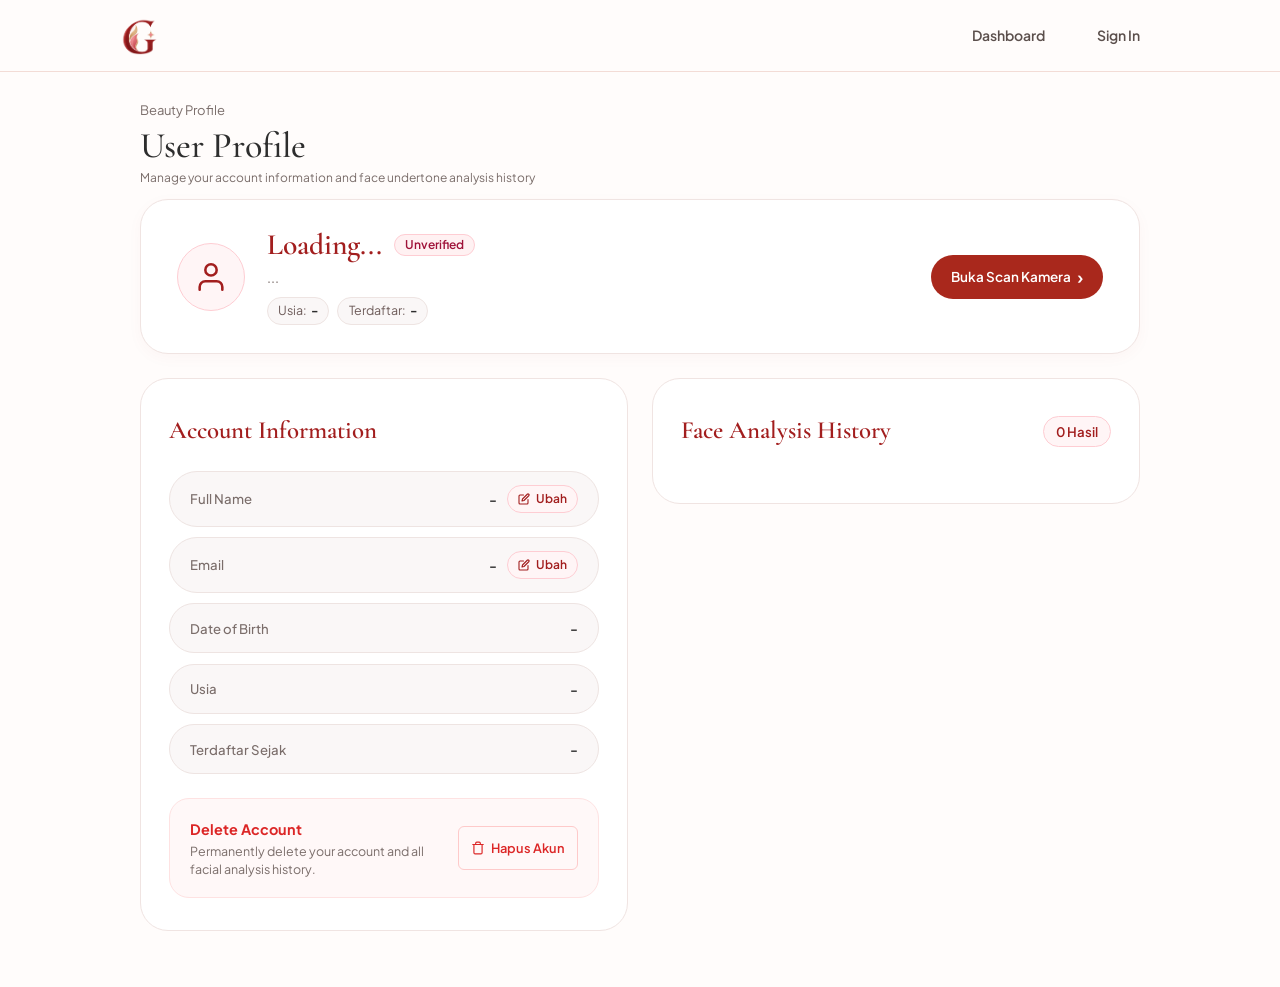
<file: profile.html>
<!DOCTYPE html>
<html lang="en">
<head>
    <meta charset="UTF-8">
    <meta name="viewport" content="width=device-width, initial-scale=1.0">
    <title>My Profile - Glossa</title>
    <link rel="preconnect" href="https://fonts.googleapis.com">
    <link rel="preconnect" href="https://fonts.gstatic.com" crossorigin>
    <link href="https://fonts.googleapis.com/css2?family=Cormorant+Garamond:ital,wght@0,500;0,600;0,700;1,600;1,700&family=Plus+Jakarta+Sans:wght@400;500;600;700&display=swap" rel="stylesheet">
    <link rel="stylesheet" href="assets/css/style.css?v=2.9">
</head>
<body>
<header class="navbar">
    <div class="nav-container">
        <a href="index.html" class="brand" aria-label="Glossa">
            <span class="brand__mark"><img src="assets/images/logo.png" alt="Glossa logo"></span>
        </a>
        <nav class="nav-links">
            <a href="index.html" class="nav-link">Dashboard</a>
            <a href="profile.html" class="icon-btn active" aria-label="Profile" title="Profile">
                <svg viewBox="0 0 24 24" width="20" height="20" fill="none" stroke="currentColor" stroke-width="1.8" stroke-linecap="round" stroke-linejoin="round" aria-hidden="true"><circle cx="12" cy="8" r="4"/><path d="M4 21a8 8 0 0 1 16 0"/></svg>
            </a>
            <a href="#" id="navLogoutBtn" class="icon-btn" aria-label="Sign Out" title="Sign Out">
                <svg viewBox="0 0 24 24" width="20" height="20" fill="none" stroke="currentColor" stroke-width="1.8" stroke-linecap="round" stroke-linejoin="round" aria-hidden="true"><path d="M9 21H5a2 2 0 0 1-2-2V5a2 2 0 0 1 2-2h4"/><polyline points="16 17 21 12 16 7"/><line x1="21" y1="12" x2="9" y2="12"/></svg>
            </a>
        </nav>
    </div>
</header>
<main class="container">

    <div class="greeting">
        <div>
            <p class="greeting__small">Beauty Profile</p>
            <h1 class="greeting__name">User Profile</h1>
            <p class="greeting__sub">Manage your account information and face undertone analysis history</p>
        </div>
    </div>

    <!-- Top Full-Width Hero Card: Profile Summary -->
    <article class="profile-hero-card">
        <div class="profile-hero-main">
            <div class="profile-hero-avatar" aria-hidden="true">
                <svg width="34" height="34" viewBox="0 0 24 24" fill="none" stroke="currentColor" stroke-width="1.8" stroke-linecap="round" stroke-linejoin="round">
                    <path d="M20 21v-2a4 4 0 0 0-4-4H8a4 4 0 0 0-4 4v2"></path>
                    <circle cx="12" cy="7" r="4"></circle>
                </svg>
            </div>
            <div class="profile-hero-info">
                <div class="profile-hero-name-row">
                    <h2 id="profHeaderName">Loading...</h2>
                    <span id="profVerifyBadge" class="status-badge unverified">Unverified</span>
                </div>
                <p class="profile-email" id="profHeaderEmail">...</p>
                <div class="profile-hero-pills">
                    <span class="profile-meta-pill">Usia: <strong id="profHeroAge">-</strong></span>
                    <span class="profile-meta-pill">Terdaftar: <strong id="profHeroCreatedAt">-</strong></span>
                </div>
            </div>
        </div>
        <div class="profile-hero-actions">
            <a href="index.html" class="btn btn-primary btn--scan">
                Buka Scan Kamera <span aria-hidden="true">&rsaquo;</span>
            </a>
        </div>
    </article>

    <div class="profile-grid">
        <!-- Panel 1: Akun & Keamanan -->
        <article class="panel profile-panel">
            <h2 class="panel__title">Account Information</h2>
            <div id="profileGlobalAlert" class="alert alert-success" style="display: none;"></div>

            <div class="profile-details">
                <div class="detail-row">
                    <span class="detail-label">Full Name</span>
                    <div class="detail-value-group">
                        <span class="detail-value" id="profDetailName">-</span>
                        <button type="button" class="btn-edit-inline" onclick="openEditNameModal()">
                            <svg width="12" height="12" viewBox="0 0 24 24" fill="none" stroke="currentColor" stroke-width="2.2" stroke-linecap="round" stroke-linejoin="round">
                                <path d="M11 4H4a2 2 0 0 0-2 2v14a2 2 0 0 0 2 2h14a2 2 0 0 0 2-2v-7"></path>
                                <path d="M18.5 2.5a2.121 2.121 0 0 1 3 3L12 15l-4 1 1-4 9.5-9.5z"></path>
                            </svg>
                            Ubah
                        </button>
                    </div>
                </div>

                <div class="detail-row">
                    <span class="detail-label">Email</span>
                    <div class="detail-value-group">
                        <span class="detail-value" id="profDetailEmail">-</span>
                        <button type="button" class="btn-edit-inline" onclick="openEditEmailModal()" title="Edit email address">
                            <svg width="12" height="12" viewBox="0 0 24 24" fill="none" stroke="currentColor" stroke-width="2.2" stroke-linecap="round" stroke-linejoin="round">
                                <path d="M11 4H4a2 2 0 0 0-2 2v14a2 2 0 0 0 2 2h14a2 2 0 0 0 2-2v-7"></path>
                                <path d="M18.5 2.5a2.121 2.121 0 0 1 3 3L12 15l-4 1 1-4 9.5-9.5z"></path>
                            </svg>
                            Ubah
                        </button>
                    </div>
                </div>

                <div id="emailVerifyBanner" class="email-verify-banner" style="display: none;">
                    <div class="banner-content">
                        <span class="banner-icon-badge" aria-hidden="true">
                            <svg width="14" height="14" viewBox="0 0 24 24" fill="none" stroke="currentColor" stroke-width="2.2" stroke-linecap="round" stroke-linejoin="round">
                                <circle cx="12" cy="12" r="10"></circle>
                                <line x1="12" y1="8" x2="12" y2="12"></line>
                                <line x1="12" y1="16" x2="12.01" y2="16"></line>
                            </svg>
                        </span>
                        <div class="banner-text-wrap">
                            <span class="banner-title">Email Not Verified</span>
                            <span class="banner-desc">Verify your email to secure your analysis results</span>
                        </div>
                    </div>
                    <button type="button" class="btn-banner-action" onclick="openVerifyEmailModal()">
                        Konfirmasi
                    </button>
                </div>

                <div class="detail-row">
                    <span class="detail-label">Date of Birth</span>
                    <span class="detail-value" id="profDetailBirthDate">-</span>
                </div>
                <div class="detail-row">
                    <span class="detail-label">Usia</span>
                    <span class="detail-value" id="profDetailAge">-</span>
                </div>
                <div class="detail-row">
                    <span class="detail-label">Terdaftar Sejak</span>
                    <span class="detail-value" id="profDetailCreatedAt">-</span>
                </div>
            </div>

            <div class="account-danger-zone">
                <div class="danger-zone-header">
                    <div class="danger-zone-text">
                        <span class="danger-title">Delete Account</span>
                        <p class="danger-desc">Permanently delete your account and all facial analysis history.</p>
                    </div>
                    <button type="button" class="btn btn-danger-outline" onclick="openDeleteAccountModal()">
                        <svg width="14" height="14" viewBox="0 0 24 24" fill="none" stroke="currentColor" stroke-width="2" stroke-linecap="round" stroke-linejoin="round">
                            <polyline points="3 6 5 6 21 6"></polyline>
                            <path d="M19 6v14a2 2 0 0 1-2 2H7a2 2 0 0 1-2-2V6m3 0V4a2 2 0 0 1 2-2h4a2 2 0 0 1 2 2v2"></path>
                        </svg>
                        Hapus Akun
                    </button>
                </div>
            </div>
        </article>

        <!-- Panel 2: Riwayat Analisis Undertone -->
        <article class="panel history-panel">
            <div class="section-header">
                <h2 class="panel__title" style="margin-bottom: 0;">Face Analysis History</h2>
                <span class="history-count" id="historyCount">0 Hasil</span>
            </div>

            <div id="historyEmptyState" class="history-empty-card" style="display: none;">
                <div class="empty-icon-wrap" aria-hidden="true">
                    <svg width="36" height="36" viewBox="0 0 24 24" fill="none" stroke="currentColor" stroke-width="1.8" stroke-linecap="round" stroke-linejoin="round">
                        <path d="M23 19a2 2 0 0 1-2 2H3a2 2 0 0 1-2-2V8a2 2 0 0 1 2-2h4l2-3h6l2 3h4a2 2 0 0 1 2 2z"></path>
                        <circle cx="12" cy="13" r="4"></circle>
                    </svg>
                </div>
                <h3>No Scan History Yet</h3>
                <p>Use your camera to detect whether your undertone is Warm, Cool, or Neutral, along with your best color palette.</p>
                <a href="index.html" class="btn btn-primary btn-sm">Mulai Scan Sekarang</a>
            </div>

            <div id="historyListContainer" class="history-list"></div>
        </article>
    </div>

<div class="modal-overlay" id="editNameModal" aria-hidden="true">
    <div class="modal-card">
        <div class="modal-header">
            <h3>Edit Full Name</h3>
            <button type="button" class="modal-close" onclick="closeEditNameModal()" aria-label="Close">
                <svg width="18" height="18" viewBox="0 0 24 24" fill="none" stroke="currentColor" stroke-width="2.2" stroke-linecap="round" stroke-linejoin="round" aria-hidden="true"><line x1="18" y1="6" x2="6" y2="18"></line><line x1="6" y1="6" x2="18" y2="18"></line></svg>
            </button>
        </div>
        <div id="editNameAlert" class="alert alert-error" style="display: none;"></div>
        <form id="formEditName" class="auth-form">
            <div class="form-group">
                <label for="inputNewName">Nama Lengkap</label>
                <input type="text" id="inputNewName" name="name" required minlength="2" maxlength="100">
            </div>
            <div class="actions-row actions-right" style="margin-top: 0.75rem;">
                <button type="button" class="btn btn-secondary" onclick="closeEditNameModal()">Cancel</button>
                <button type="submit" id="btnSubmitEditName" class="btn btn-primary">Save Changes</button>
            </div>
        </form>
    </div>
</div>

<div class="modal-overlay" id="editEmailModal" aria-hidden="true">
    <div class="modal-card">
        <div class="modal-header">
            <h3>Edit Email Address</h3>
            <button type="button" class="modal-close" onclick="closeEditEmailModal()" aria-label="Close">
                <svg width="18" height="18" viewBox="0 0 24 24" fill="none" stroke="currentColor" stroke-width="2.2" stroke-linecap="round" stroke-linejoin="round" aria-hidden="true"><line x1="18" y1="6" x2="6" y2="18"></line><line x1="6" y1="6" x2="18" y2="18"></line></svg>
            </button>
        </div>
        <p class="modal-desc">Update your email address. Verification status will be reset once the email is updated.</p>
        <div id="editEmailAlert" class="alert alert-error" style="display: none;"></div>
        <form id="formEditEmail" class="auth-form">
            <div class="form-group">
                <label for="inputNewEmail">Alamat Email Baru</label>
                <input type="email" id="inputNewEmail" name="email" required>
            </div>
            <div class="actions-row actions-right" style="margin-top: 0.75rem;">
                <button type="button" class="btn btn-secondary" onclick="closeEditEmailModal()">Cancel</button>
                <button type="submit" id="btnSubmitEditEmail" class="btn btn-primary">Save Email</button>
            </div>
        </form>
    </div>
</div>

<div class="modal-overlay" id="verifyEmailModal" aria-hidden="true">
    <div class="modal-card modal-sm">
        <button type="button" class="modal-close modal-close-corner" onclick="closeVerifyEmailModal()" aria-label="Close">
            <svg width="18" height="18" viewBox="0 0 24 24" fill="none" stroke="currentColor" stroke-width="2.2" stroke-linecap="round" stroke-linejoin="round" aria-hidden="true"><line x1="18" y1="6" x2="6" y2="18"></line><line x1="6" y1="6" x2="18" y2="18"></line></svg>
        </button>

        <div class="otp-modal-header">
            <div class="otp-icon-badge" aria-hidden="true">
                <svg width="28" height="28" viewBox="0 0 24 24" fill="none" stroke="currentColor" stroke-width="2" stroke-linecap="round" stroke-linejoin="round">
                    <path d="M4 4h16c1.1 0 2 .9 2 2v12c0 1.1-.9 2-2 2H4c-1.1 0-2-.9-2-2V6c0-1.1.9-2 2-2z"></path>
                    <polyline points="22,6 12,13 2,6"></polyline>
                </svg>
            </div>
            <h3>Confirm Account Email</h3>
            <p class="otp-modal-subtitle">
                Kode 6 digit OTP dikirimkan ke alamat email:<br>
                <span class="email-pill" id="otpDisplayEmail">...</span>
            </p>
        </div>

        <div id="verifyEmailSuccessAlert" class="alert alert-success text-center" style="display: none;"></div>
        <div id="verifyEmailErrorAlert" class="alert alert-error text-center" style="display: none;"></div>

        <form id="formVerifyEmail" class="auth-form" style="margin-bottom: 0.5rem;">
            <div class="form-group" style="margin-bottom: 1.15rem;">
                <label for="verification_code" style="text-align: center; font-size: 0.85rem; color: var(--text-muted); margin-bottom: 0.5rem;">Enter 6-Digit Verification Code</label>
                <div class="otp-input-wrapper">
                    <input type="text" id="verification_code" name="code" 
                           maxlength="6" pattern="[0-9]{6}" inputmode="numeric" autocomplete="one-time-code"
                           placeholder="······" required class="otp-field">
                </div>
                <p class="otp-hint">Masa aktif kode verifikasi: 15 menit</p>
            </div>

            <button type="submit" id="btnSubmitVerifyOtp" class="btn btn-primary btn-block">
                Confirm Now
            </button>
        </form>

        <div class="resend-box">
            <span style="font-size: 0.8rem; color: var(--text-muted);">Didn't receive the code?</span>
            <button type="button" id="btnResendOtp" class="btn-link-resend">
                Resend Verification Code
            </button>
        </div>
    </div>
</div>

<div class="modal-overlay" id="scanDetailModal" aria-hidden="true">
    <div class="modal-card modal-scan-detail">
        <div class="modal-header">
            <div>
                <span class="modal-pretitle" id="modalScanDate">Tanggal Scan</span>
                <h3 id="modalScanTitle">Undertone Analysis Details</h3>
            </div>
            <button type="button" class="modal-close" onclick="closeScanDetailModal()" aria-label="Close">
                <svg width="18" height="18" viewBox="0 0 24 24" fill="none" stroke="currentColor" stroke-width="2.2" stroke-linecap="round" stroke-linejoin="round" aria-hidden="true"><line x1="18" y1="6" x2="6" y2="18"></line><line x1="6" y1="6" x2="18" y2="18"></line></svg>
            </button>
        </div>
        <div class="modal-body">
            <div class="scan-detail-hero">
                <div class="hero-left">
                    <span class="undertone-badge-lg" id="modalUndertoneBadge">Warm Undertone</span>
                    <span class="shape-badge-lg" id="modalFaceShapeBadge" style="display: none;">Oval Face</span>
                    <span class="accuracy-pill-lg" id="modalAccuracy">96% Akurasi</span>
                </div>
                <div class="hero-right">
                    <div class="color-sample-box">
                        <span class="color-swatch-lg" id="modalColorSwatch"></span>
                        <div class="color-sample-info">
                            <span class="sample-label">Skin Tone</span>
                            <strong id="modalSkinTone">Medium</strong>
                            <span class="hex-label" id="modalHexColor">#E2A76F</span>
                        </div>
                    </div>
                </div>
            </div>

            <div class="detail-section">
                <h4 class="detail-section-title">
                    <svg width="15" height="15" viewBox="0 0 24 24" fill="none" stroke="currentColor" stroke-width="2.2" stroke-linecap="round" stroke-linejoin="round">
                        <circle cx="12" cy="12" r="10"></circle>
                        <line x1="12" y1="16" x2="12" y2="12"></line>
                        <line x1="12" y1="8" x2="12.01" y2="8"></line>
                    </svg>
                    Natural Characteristics
                </h4>
                <p class="detail-desc" id="modalCharacteristics"></p>
            </div>

            <div class="detail-section">
                <h4 class="detail-section-title">
                    <svg width="15" height="15" viewBox="0 0 24 24" fill="none" stroke="currentColor" stroke-width="2.2" stroke-linecap="round" stroke-linejoin="round">
                        <path d="M20.38 3.46 16 2a4 4 0 0 1-8 0L3.62 3.46a2 2 0 0 0-1.34 2.23l.58 3.47a1 1 0 0 0 .99.84H6v10c0 1.1.9 2 2 2h8a2 2 0 0 0 2-2V10h2.15a1 1 0 0 0 .99-.84l.58-3.47a2 2 0 0 0-1.34-2.23z"></path>
                    </svg>
                    Best Wardrobe & Outfit Palette
                </h4>
                <div class="swatches-grid" id="modalClothingSwatches"></div>
            </div>

            <div class="detail-section">
                <h4 class="detail-section-title">
                    <svg width="15" height="15" viewBox="0 0 24 24" fill="none" stroke="currentColor" stroke-width="2.2" stroke-linecap="round" stroke-linejoin="round">
                        <path d="M12 2l3.09 6.26L22 9.27l-5 4.87 1.18 6.88L12 17.77l-6.18 3.25L7 14.14 2 9.27l6.91-1.01L12 2z"></path>
                    </svg>
                    Lipstick & Makeup Recommendations
                </h4>
                <div class="swatches-grid" id="modalLipstickSwatches"></div>
            </div>

            <div class="detail-section" id="modalFaceShapeSection" style="display: none;">
                <h4 class="detail-section-title">
                    <svg width="15" height="15" viewBox="0 0 24 24" fill="none" stroke="currentColor" stroke-width="2.2" stroke-linecap="round" stroke-linejoin="round">
                        <circle cx="12" cy="12" r="10"></circle>
                        <path d="M8 14s1.5 2 4 2 4-2 4-2"></path>
                        <line x1="9" y1="9" x2="9.01" y2="9"></line>
                        <line x1="15" y1="9" x2="15.01" y2="9"></line>
                    </svg>
                    Face Shape Analysis (<span id="modalFaceShapeTitle">Oval</span>)
                </h4>
                <p class="detail-desc" id="modalFaceShapeDesc"></p>
                <div class="face-shape-tips-grid">
                    <div class="face-shape-tip-card">
                        <div class="tip-card-header">
                            <span class="tip-icon">👓</span>
                            <strong>Model Kacamata Terbaik</strong>
                        </div>
                        <p id="modalEyewearTip" class="tip-card-text">-</p>
                    </div>
                    <div class="face-shape-tip-card">
                        <div class="tip-card-header">
                            <span class="tip-icon">💇</span>
                            <strong>Gaya Rambut & Hijab</strong>
                        </div>
                        <p id="modalHairstyleTip" class="tip-card-text">-</p>
                    </div>
                </div>
            </div>

            <div class="modal-detail-footer">
                <button type="button" class="btn-danger-outline" id="btnDeleteCurrentScan">
                    <svg width="14" height="14" viewBox="0 0 24 24" fill="none" stroke="currentColor" stroke-width="2" stroke-linecap="round" stroke-linejoin="round">
                        <polyline points="3 6 5 6 21 6"></polyline>
                        <path d="M19 6v14a2 2 0 0 1-2 2H7a2 2 0 0 1-2-2V6m3 0V4a2 2 0 0 1 2-2h4a2 2 0 0 1 2 2v2"></path>
                    </svg>
                    Delete History
                </button>
                <button type="button" class="btn btn-secondary btn-sm" onclick="closeScanDetailModal()">Close</button>
            </div>
        </div>
    </div>
</div>

<div class="modal-overlay" id="deleteAccountModal" aria-hidden="true">
    <div class="modal-card modal-sm">
        <div class="modal-header">
            <h3 class="danger-title" style="font-size: 1.15rem; margin: 0;">Permanently Delete Account</h3>
            <button type="button" class="modal-close" onclick="closeDeleteAccountModal()" aria-label="Close">
                <svg width="18" height="18" viewBox="0 0 24 24" fill="none" stroke="currentColor" stroke-width="2.2" stroke-linecap="round" stroke-linejoin="round" aria-hidden="true"><line x1="18" y1="6" x2="6" y2="18"></line><line x1="6" y1="6" x2="18" y2="18"></line></svg>
            </button>
        </div>
        <div class="modal-body">
            <div class="alert alert-error" style="line-height: 1.45;">
                <strong>Warning:</strong> This action cannot be undone. All your profile data and scan history will be permanently deleted from the system.
            </div>

            <div id="deleteAccountAlert" class="alert alert-error" style="display: none;"></div>

            <form id="formDeleteAccount" class="auth-form">
                <div class="form-group">
                    <label for="delete_confirm_password">Enter Your Password to Confirm</label>
                    <div class="password-input-wrapper">
                        <input type="password" id="delete_confirm_password" name="password" required placeholder="Your account password">
                        <button type="button" class="btn-toggle-password" aria-label="Lihat password" title="Lihat password">
                            <svg width="20" height="20" viewBox="0 0 24 24" fill="none" stroke="currentColor" stroke-width="2" stroke-linecap="round" stroke-linejoin="round" aria-hidden="true"><path d="M1 12s4-8 11-8 11 8 11 8-4 8-11 8-11-8z"></path><circle cx="12" cy="12" r="3"></circle></svg>
                        </button>
                    </div>
                </div>
                <div class="actions-row actions-right" style="margin-top: 0.75rem;">
                    <button type="button" class="btn btn-secondary" onclick="closeDeleteAccountModal()">Cancel</button>
                    <button type="submit" id="btnSubmitDeleteAccount" class="btn btn-danger">
                        Yes, Delete Account
                    </button>
                </div>
            </form>
        </div>
    </div>
</div>

</main>

<script src="assets/js/app.js?v=2.5"></script>
<script>
let activeUserData = null;
let activeScanList = [];
let currentViewingScanId = null;

const undertoneDetailsMap = {
    'Warm': {
        characteristics: 'Your skin has warm golden, peachy, or yellow undertones beneath the surface. Veins on your wrist typically appear greenish. Your complexion glows brightest when wearing warm earth tones and gold jewelry.',
        clothing: [
            { name: 'Terracotta', hex: '#D95D39' },
            { name: 'Peach', hex: '#F4A261' },
            { name: 'Mustard', hex: '#E9C46A' },
            { name: 'Olive Green', hex: '#606C38' },
            { name: 'Warm Gold', hex: '#D4AF37' }
        ],
        lipstick: [
            { name: 'Coral', hex: '#E76F51' },
            { name: 'Brick Red', hex: '#A44234' },
            { name: 'Warm Nude', hex: '#C88A68' }
        ]
    },
    'Cool': {
        characteristics: 'Your skin has cool pink, bluish, or rosy undertones beneath the surface. Veins on your wrist typically appear blue or purple. Radiates elegance when paired with cool jewel tones and silver jewelry.',
        clothing: [
            { name: 'Berry', hex: '#800E34' },
            { name: 'Emerald', hex: '#007F5F' },
            { name: 'Royal Blue', hex: '#1D3557' },
            { name: 'Ice Silver', hex: '#94A3B8' },
            { name: 'Lavender', hex: '#BDB2FF' }
        ],
        lipstick: [
            { name: 'Rose Pink', hex: '#D94676' },
            { name: 'Plum', hex: '#6F1D46' },
            { name: 'Berry Red', hex: '#990F3D' }
        ]
    },
    'Neutral': {
        characteristics: 'Your skin features a harmonious balance of both warm and cool undertones. Veins on your wrist appear as a blend of blue and green. Highly versatile with both gold and silver jewelry.',
        clothing: [
            { name: 'Dusty Pink', hex: '#D48C8C' },
            { name: 'Jade Green', hex: '#81B29A' },
            { name: 'Soft Navy', hex: '#3D5A80' },
            { name: 'Rose Gold', hex: '#B76E79' },
            { name: 'Soft Sand', hex: '#D2B48C' }
        ],
        lipstick: [
            { name: 'Soft Mauve', hex: '#9E5A63' },
            { name: 'Peachy Nude', hex: '#D88E75' },
            { name: 'Rose Nude', hex: '#C47B7B' }
        ]
    }
};

const faceShapeDetailsMap = {
    'Oval': {
        desc: 'Oval face shape features naturally balanced proportions, with forehead slightly wider than the chin and softly curved jawlines.',
        eyewear: 'Sangat fleksibel; hampir semua model bingkai cocok, terutama kacamata geometris, rectangular, atau cat-eye seimbang.',
        hair: 'Potongan layer panjang, bob sebahu bertekstur, atau belah samping natural.'
    },
    'Round': {
        desc: 'Round face shape has equal width and length with fuller cheeks and gently rounded jaw contours.',
        eyewear: 'Bingkai bersudut tegas seperti rectangular (persegi panjang), wayfarer, atau cat-eye tinggi untuk memberi siluet tirus.',
        hair: 'Layer bertingkat panjang di bawah dagu, volume pada mahkota kepala, atau poni samping membingkai pipi.'
    },
    'Square': {
        desc: 'Square face shape features a well-defined jawline and proportionate forehead, cheek, and jaw width.',
        eyewear: 'Bingkai bulat (round), oval, atau kurva lembut untuk melembutkan ketegasan garis rahang.',
        hair: 'Gaya soft waves (ombak lembut), poni tirai (curtain bangs), atau layer bertingkat.'
    },
    'Heart': {
        desc: 'Heart face shape has a wider forehead, prominent cheekbones, and a gracefully tapered chin.',
        eyewear: 'Bingkai aviator, bulat tipis, atau kacamata dengan bagian bawah lebih lebar untuk menyeimbangkan area dagu.',
        hair: 'Bob sebahu dengan volume di dekat dagu atau curtain bangs membingkai dahi.'
    },
    'Diamond': {
        desc: 'Diamond face shape features high, defined cheekbones with a narrower forehead and delicate chin.',
        eyewear: 'Bingkai cat-eye melengkung halus, kacamata oval tanpa bingkai tebal (rimless), atau model browline.',
        hair: 'Potongan bob bervolume di dagu, poni samping lembut, atau layer sebahu.'
    },
    'Oblong': {
        desc: 'Oblong face shape has elongated proportions with graceful vertical cheeklines.',
        eyewear: 'Bingkai lebar / oversized atau bingkai dengan ornamen dekoratif pada pelipis untuk menambah kesan proporsional.',
        hair: 'Poni penuh (blunt bangs) di dahi atau rambut bergelombang mekar di sisi samping.'
    }
};

function formatDate(dateStr) {
    if (!dateStr) return '-';
    const d = new Date(dateStr.replace(/-/g, '/'));
    if (isNaN(d)) return dateStr;
    return d.toLocaleDateString('id-ID', { day: 'numeric', month: 'long', year: 'numeric' });
}

function formatDateTime(dateStr) {
    if (!dateStr) return '-';
    const d = new Date(dateStr.replace(/-/g, '/'));
    if (isNaN(d)) return dateStr;
    return d.toLocaleDateString('id-ID', { day: 'numeric', month: 'short', year: 'numeric', hour: '2-digit', minute: '2-digit' }) + ' WIB';
}

function escapeHtml(str) {
    if (!str) return '';
    return String(str).replace(/[&<>"']/g, s => ({
        '&': '&amp;', '<': '&lt;', '>': '&gt;', '"': '&quot;', "'": '&#39;'
    }[s]));
}

async function loadProfile() {
    try {
        const res = await fetch('api/profile.php');
        if (res.status === 401) {
            window.location.href = 'login.html';
            return;
        }
        const data = await res.json();
        if (!data.success) {
            alert(data.error || 'Failed to load profile.');
            return;
        }

        activeUserData = data.user;
        activeScanList = data.scan_history || [];

        renderUserData();
        renderScanHistory();
    } catch (err) {
        console.error('Error load profile:', err);
    }
}

function renderUserData() {
    if (!activeUserData) return;
    const u = activeUserData;

    document.getElementById('profHeaderName').textContent = u.name;
    document.getElementById('profHeaderEmail').textContent = u.email;
    document.getElementById('profDetailName').textContent = u.name;
    document.getElementById('profDetailEmail').textContent = u.email;
    document.getElementById('inputNewName').value = u.name;
    document.getElementById('inputNewEmail').value = u.email;
    document.getElementById('otpDisplayEmail').textContent = u.email;

    document.getElementById('profDetailBirthDate').textContent = formatDate(u.birth_date);
    document.getElementById('profDetailAge').textContent = u.age ? `${u.age} tahun` : '-';
    document.getElementById('profDetailCreatedAt').textContent = formatDateTime(u.created_at);
    if (document.getElementById('profHeroAge')) {
        document.getElementById('profHeroAge').textContent = u.age ? `${u.age} tahun` : '-';
    }
    if (document.getElementById('profHeroCreatedAt')) {
        document.getElementById('profHeroCreatedAt').textContent = formatDateTime(u.created_at);
    }

    const banner = document.getElementById('emailVerifyBanner');
    const badge = document.getElementById('profVerifyBadge');

    if (u.is_verified) {
        banner.style.display = 'none';
        badge.className = 'status-badge verified';
        badge.innerHTML = `
            <svg width="11" height="11" viewBox="0 0 24 24" fill="none" stroke="currentColor" stroke-width="2.5" stroke-linecap="round" stroke-linejoin="round">
                <polyline points="20 6 9 17 4 12"></polyline>
            </svg>
            Verified
        `;
        badge.onclick = null;
        badge.style.cursor = 'default';
    } else {
        banner.style.display = 'flex';
        badge.className = 'status-badge unverified clickable';
        badge.innerHTML = `
            <svg width="11" height="11" viewBox="0 0 24 24" fill="none" stroke="currentColor" stroke-width="2.2" stroke-linecap="round" stroke-linejoin="round">
                <circle cx="12" cy="12" r="10"></circle>
                <line x1="12" y1="8" x2="12" y2="12"></line>
                <line x1="12" y1="16" x2="12.01" y2="16"></line>
            </svg>
            Unverified
        `;
        badge.onclick = openVerifyEmailModal;
        badge.style.cursor = 'pointer';
    }
}

function renderScanHistory() {
    const countEl = document.getElementById('historyCount');
    const emptyEl = document.getElementById('historyEmptyState');
    const listEl = document.getElementById('historyListContainer');

    countEl.textContent = `${activeScanList.length} Hasil`;

    if (activeScanList.length === 0) {
        emptyEl.style.display = 'block';
        listEl.innerHTML = '';
        return;
    }

    emptyEl.style.display = 'none';
    listEl.innerHTML = activeScanList.map(scan => {
        const undertoneClass = (scan.undertone || 'neutral').toLowerCase();
        let faceShape = scan.face_shape || '';
        if (!faceShape && scan.recommendations) {
            const m = scan.recommendations.match(/Bentuk Wajah\s+([A-Za-z]+):/i);
            if (m) faceShape = m[1].charAt(0).toUpperCase() + m[1].slice(1).toLowerCase();
        }

        return `
            <div class="history-card clickable-history-card" onclick="openScanDetailModal(${scan.id})" tabindex="0" role="button" aria-label="Lihat detail hasil scan">
                <div class="history-card-header">
                    <div class="undertone-tag-group">
                        <span class="undertone-badge ${escapeHtml(undertoneClass)}">
                            ${escapeHtml(scan.undertone)} Undertone
                        </span>
                        ${faceShape ? `<span class="shape-badge">${escapeHtml(faceShape)} Face</span>` : ''}
                        <span class="accuracy-pill">${parseInt(scan.accuracy || 95)}% Akurasi</span>
                    </div>
                    <div class="history-header-right">
                        <time class="history-date">${formatDateTime(scan.created_at)}</time>
                        <button type="button" class="btn-delete-history" title="Delete record" aria-label="Delete record" onclick="deleteScanItem(${scan.id}, event)">
                            <svg width="15" height="15" viewBox="0 0 24 24" fill="none" stroke="currentColor" stroke-width="2" stroke-linecap="round" stroke-linejoin="round">
                                <polyline points="3 6 5 6 21 6"></polyline>
                                <path d="M19 6v14a2 2 0 0 1-2 2H7a2 2 0 0 1-2-2V6m3 0V4a2 2 0 0 1 2-2h4a2 2 0 0 1 2 2v2"></path>
                            </svg>
                        </button>
                    </div>
                </div>

                <div class="history-card-body">
                    <div class="history-meta">
                        ${scan.dominant_color ? `<span class="color-indicator" style="background-color: ${escapeHtml(scan.dominant_color)};" title="Sampel Warna: ${escapeHtml(scan.dominant_color)}"></span>` : ''}
                        <span class="skin-tone-label">Tone: <strong>${escapeHtml(scan.skin_tone || 'Medium')}</strong></span>
                        ${faceShape ? `<span class="face-shape-meta">&bull; Face: <strong>${escapeHtml(faceShape)}</strong></span>` : ''}
                        <span class="view-detail-hint">
                            Lihat Detail
                            <svg width="12" height="12" viewBox="0 0 24 24" fill="none" stroke="currentColor" stroke-width="2.5" stroke-linecap="round" stroke-linejoin="round">
                                <polyline points="9 18 15 12 9 6"></polyline>
                            </svg>
                        </span>
                    </div>
                    ${scan.recommendations ? `
                        <div class="history-rec-snippet">
                            <span class="rec-snippet-icon">💡</span>
                            <span class="rec-snippet-text">${escapeHtml(scan.recommendations)}</span>
                        </div>
                    ` : ''}
                </div>
            </div>
        `;
    }).join('');
}

function openModal(modal) {
    if (!modal) return;
    modal.classList.add('open');
    modal.setAttribute('aria-hidden', 'false');
}

function closeModal(modal) {
    if (!modal) return;
    modal.classList.remove('open');
    modal.setAttribute('aria-hidden', 'true');
}

function openEditNameModal() {
    openModal(document.getElementById('editNameModal'));
    document.getElementById('editNameAlert').style.display = 'none';
    setTimeout(() => document.getElementById('inputNewName')?.focus(), 50);
}
function closeEditNameModal() { closeModal(document.getElementById('editNameModal')); }

function openEditEmailModal() {
    openModal(document.getElementById('editEmailModal'));
    document.getElementById('editEmailAlert').style.display = 'none';
    setTimeout(() => document.getElementById('inputNewEmail')?.focus(), 50);
}
function closeEditEmailModal() { closeModal(document.getElementById('editEmailModal')); }

function openVerifyEmailModal() {
    openModal(document.getElementById('verifyEmailModal'));
    document.getElementById('verifyEmailErrorAlert').style.display = 'none';
    document.getElementById('verifyEmailSuccessAlert').style.display = 'none';
    setTimeout(() => document.getElementById('verification_code')?.focus(), 50);
}
function closeVerifyEmailModal() { closeModal(document.getElementById('verifyEmailModal')); }

function openDeleteAccountModal() {
    openModal(document.getElementById('deleteAccountModal'));
    document.getElementById('deleteAccountAlert').style.display = 'none';
    setTimeout(() => document.getElementById('delete_confirm_password')?.focus(), 50);
}
function closeDeleteAccountModal() { closeModal(document.getElementById('deleteAccountModal')); }

function closeScanDetailModal() { closeModal(document.getElementById('scanDetailModal')); }

function openScanDetailModal(scanId) {
    const scan = activeScanList.find(s => s.id == scanId);
    if (!scan) return;
    currentViewingScanId = scan.id;

    document.getElementById('modalScanDate').textContent = formatDateTime(scan.created_at);
    const undertone = scan.undertone || 'Neutral';
    const uBadge = document.getElementById('modalUndertoneBadge');
    uBadge.textContent = `${undertone} Undertone`;
    uBadge.className = `undertone-badge-lg ${undertone.toLowerCase()}`;

    let faceShape = scan.face_shape || '';
    if (!faceShape && scan.recommendations) {
        const m = scan.recommendations.match(/Bentuk Wajah\s+([A-Za-z]+):/i);
        if (m) faceShape = m[1].charAt(0).toUpperCase() + m[1].slice(1).toLowerCase();
    }

    const fsBadge = document.getElementById('modalFaceShapeBadge');
    const fsSection = document.getElementById('modalFaceShapeSection');
    if (faceShape) {
        if (fsBadge) {
            fsBadge.textContent = `${faceShape} Face`;
            fsBadge.style.display = 'inline-flex';
        }
        if (fsSection) {
            fsSection.style.display = 'block';
            const fsInfo = faceShapeDetailsMap[faceShape] || faceShapeDetailsMap['Oval'];
            document.getElementById('modalFaceShapeTitle').textContent = `${faceShape} Face`;
            document.getElementById('modalFaceShapeDesc').textContent = fsInfo.desc;
            document.getElementById('modalEyewearTip').textContent = fsInfo.eyewear;
            document.getElementById('modalHairstyleTip').textContent = fsInfo.hair;
        }
    } else {
        if (fsBadge) fsBadge.style.display = 'none';
        if (fsSection) fsSection.style.display = 'none';
    }

    document.getElementById('modalAccuracy').textContent = `${scan.accuracy || 95}% Akurasi`;
    document.getElementById('modalSkinTone').textContent = scan.skin_tone || 'Medium';

    const hex = scan.dominant_color || '#e2a76f';
    document.getElementById('modalHexColor').textContent = hex.toUpperCase();
    document.getElementById('modalColorSwatch').style.backgroundColor = hex;

    const info = undertoneDetailsMap[undertone] || undertoneDetailsMap['Neutral'];
    document.getElementById('modalCharacteristics').textContent = info.characteristics;

    document.getElementById('modalClothingSwatches').innerHTML = info.clothing.map(item => `
        <div class="swatch-card">
            <span class="swatch-color" style="background-color: ${item.hex};"></span>
            <span class="swatch-name">${item.name}</span>
        </div>
    `).join('');

    document.getElementById('modalLipstickSwatches').innerHTML = info.lipstick.map(item => `
        <div class="swatch-card">
            <span class="swatch-color" style="background-color: ${item.hex};"></span>
            <span class="swatch-name">${item.name}</span>
        </div>
    `).join('');

    openModal(document.getElementById('scanDetailModal'));
}

async function deleteScanItem(scanId, e) {
    if (e) e.stopPropagation();
    if (!confirm('Delete this scan record?')) return;

    try {
        const res = await fetch('api/profile.php?action=delete_scan', {
            method: 'POST',
            headers: { 'Content-Type': 'application/json' },
            body: JSON.stringify({ scan_id: scanId })
        });
        const data = await res.json();
        if (data.success) {
            activeScanList = activeScanList.filter(s => s.id != scanId);
            renderScanHistory();
            if (currentViewingScanId == scanId) {
                closeScanDetailModal();
            }
        } else {
            alert(data.error || 'Failed to delete record.');
        }
    } catch (err) {
        alert('Failed to connect to server.');
    }
}

document.addEventListener('DOMContentLoaded', () => {
    loadProfile();

    const eyeSvg = '<svg width="20" height="20" viewBox="0 0 24 24" fill="none" stroke="currentColor" stroke-width="2" stroke-linecap="round" stroke-linejoin="round"><path d="M1 12s4-8 11-8 11 8 11 8-4 8-11 8-11-8z"></path><circle cx="12" cy="12" r="3"></circle></svg>';
    const eyeOffSvg = '<svg width="20" height="20" viewBox="0 0 24 24" fill="none" stroke="currentColor" stroke-width="2" stroke-linecap="round" stroke-linejoin="round"><path d="M17.94 17.94A10.07 10.07 0 0 1 12 20c-7 0-11-8-11-8a18.45 18.45 0 0 1 5.06-5.94M9.9 4.24A9.12 9.12 0 0 1 12 4c7 0 11 8 11 8a18.5 18.5 0 0 1-2.16 3.19m-6.72-1.07a3 3 0 1 1-4.24-4.24"></path><line x1="1" y1="1" x2="23" y2="23"></line></svg>';

    document.querySelectorAll('.btn-toggle-password').forEach(btn => {
        btn.addEventListener('click', () => {
            const wrapper = btn.closest('.password-input-wrapper');
            const input = wrapper ? wrapper.querySelector('input') : null;
            if (!input) return;
            const isPassword = input.type === 'password';
            input.type = isPassword ? 'text' : 'password';
            btn.innerHTML = isPassword ? eyeOffSvg : eyeSvg;
        });
    });

    ['editNameModal', 'editEmailModal', 'verifyEmailModal', 'scanDetailModal', 'deleteAccountModal'].forEach(id => {
        document.getElementById(id)?.addEventListener('click', (e) => {
            if (e.target.id === id) closeModal(e.target);
        });
    });

    document.addEventListener('keydown', (e) => {
        if (e.key === 'Escape') {
            ['editNameModal', 'editEmailModal', 'verifyEmailModal', 'scanDetailModal', 'deleteAccountModal'].forEach(id => {
                closeModal(document.getElementById(id));
            });
        }
    });

    document.getElementById('formEditName')?.addEventListener('submit', async (e) => {
        e.preventDefault();
        const alertEl = document.getElementById('editNameAlert');
        const btnSubmit = document.getElementById('btnSubmitEditName');
        alertEl.style.display = 'none';
        btnSubmit.disabled = true;

        const name = document.getElementById('inputNewName').value.trim();
        try {
            const res = await fetch('api/profile.php?action=update_name', {
                method: 'POST',
                headers: { 'Content-Type': 'application/json' },
                body: JSON.stringify({ name })
            });
            const data = await res.json();
            if (data.success) {
                activeUserData.name = name;
                renderUserData();
                closeEditNameModal();
            } else {
                alertEl.textContent = data.error || 'Failed to update name.';
                alertEl.style.display = 'block';
            }
        } catch (err) {
            alertEl.textContent = 'Failed to connect to server.';
            alertEl.style.display = 'block';
        } finally {
            btnSubmit.disabled = false;
        }
    });

    document.getElementById('formEditEmail')?.addEventListener('submit', async (e) => {
        e.preventDefault();
        const alertEl = document.getElementById('editEmailAlert');
        const btnSubmit = document.getElementById('btnSubmitEditEmail');
        alertEl.style.display = 'none';
        btnSubmit.disabled = true;

        const email = document.getElementById('inputNewEmail').value.trim();
        try {
            const res = await fetch('api/profile.php?action=update_email', {
                method: 'POST',
                headers: { 'Content-Type': 'application/json' },
                body: JSON.stringify({ email })
            });
            const data = await res.json();
            if (data.success) {
                activeUserData.email = email;
                activeUserData.is_verified = false;
                renderUserData();
                closeEditEmailModal();
                openVerifyEmailModal();
                document.getElementById('verifyEmailSuccessAlert').textContent = data.message;
                document.getElementById('verifyEmailSuccessAlert').style.display = 'block';
            } else {
                alertEl.textContent = data.error || 'Failed to update email.';
                alertEl.style.display = 'block';
            }
        } catch (err) {
            alertEl.textContent = 'Failed to connect to server.';
            alertEl.style.display = 'block';
        } finally {
            btnSubmit.disabled = false;
        }
    });

    document.getElementById('formVerifyEmail')?.addEventListener('submit', async (e) => {
        e.preventDefault();
        const errAlert = document.getElementById('verifyEmailErrorAlert');
        const succAlert = document.getElementById('verifyEmailSuccessAlert');
        const btnSubmit = document.getElementById('btnSubmitVerifyOtp');
        errAlert.style.display = 'none';
        succAlert.style.display = 'none';
        btnSubmit.disabled = true;

        const code = document.getElementById('verification_code').value.trim();
        try {
            const res = await fetch('api/profile.php?action=verify_email', {
                method: 'POST',
                headers: { 'Content-Type': 'application/json' },
                body: JSON.stringify({ code })
            });
            const data = await res.json();
            if (data.success) {
                activeUserData.is_verified = true;
                renderUserData();
                closeVerifyEmailModal();
                const globalAlert = document.getElementById('profileGlobalAlert');
                globalAlert.textContent = 'Email successfully verified!';
                globalAlert.style.display = 'block';
                setTimeout(() => globalAlert.style.display = 'none', 4000);
            } else {
                errAlert.textContent = data.error || 'Kode verifikasi salah.';
                errAlert.style.display = 'block';
            }
        } catch (err) {
            errAlert.textContent = 'Failed to connect to server.';
            errAlert.style.display = 'block';
        } finally {
            btnSubmit.disabled = false;
        }
    });

    document.getElementById('btnResendOtp')?.addEventListener('click', async () => {
        const errAlert = document.getElementById('verifyEmailErrorAlert');
        const succAlert = document.getElementById('verifyEmailSuccessAlert');
        errAlert.style.display = 'none';
        succAlert.style.display = 'none';

        try {
            const res = await fetch('api/profile.php?action=send_verify', { method: 'POST' });
            const data = await res.json();
            if (data.success) {
                succAlert.textContent = data.message || 'Kode verifikasi baru telah dikirim.';
                succAlert.style.display = 'block';
            } else {
                errAlert.textContent = data.error || 'Failed to resend code.';
                errAlert.style.display = 'block';
            }
        } catch (err) {
            errAlert.textContent = 'Failed to connect to server.';
            errAlert.style.display = 'block';
        }
    });

    document.getElementById('btnDeleteCurrentScan')?.addEventListener('click', (e) => {
        if (currentViewingScanId) {
            deleteScanItem(currentViewingScanId, e);
        }
    });

    document.getElementById('formDeleteAccount')?.addEventListener('submit', async (e) => {
        e.preventDefault();
        const errAlert = document.getElementById('deleteAccountAlert');
        const btnSubmit = document.getElementById('btnSubmitDeleteAccount');
        errAlert.style.display = 'none';

        const password = document.getElementById('delete_confirm_password').value;
        if (!confirm('Are you absolutely sure you want to permanently delete your account?')) {
            return;
        }

        btnSubmit.disabled = true;
        btnSubmit.textContent = 'Deleting account...';

        try {
            const res = await fetch('api/profile.php?action=delete_account', {
                method: 'POST',
                headers: { 'Content-Type': 'application/json' },
                body: JSON.stringify({ password })
            });
            const data = await res.json();
            if (data.success) {
                alert('Your account has been deleted successfully.');
                window.location.href = 'index.html';
            } else {
                errAlert.textContent = data.error || 'Failed to delete account.';
                errAlert.style.display = 'block';
            }
        } catch (err) {
            errAlert.textContent = 'Failed to connect to server.';
            errAlert.style.display = 'block';
        } finally {
            btnSubmit.disabled = false;
            btnSubmit.textContent = 'Yes, Delete Account';
        }
    });
});
</script>
</body>
</html>
</file>
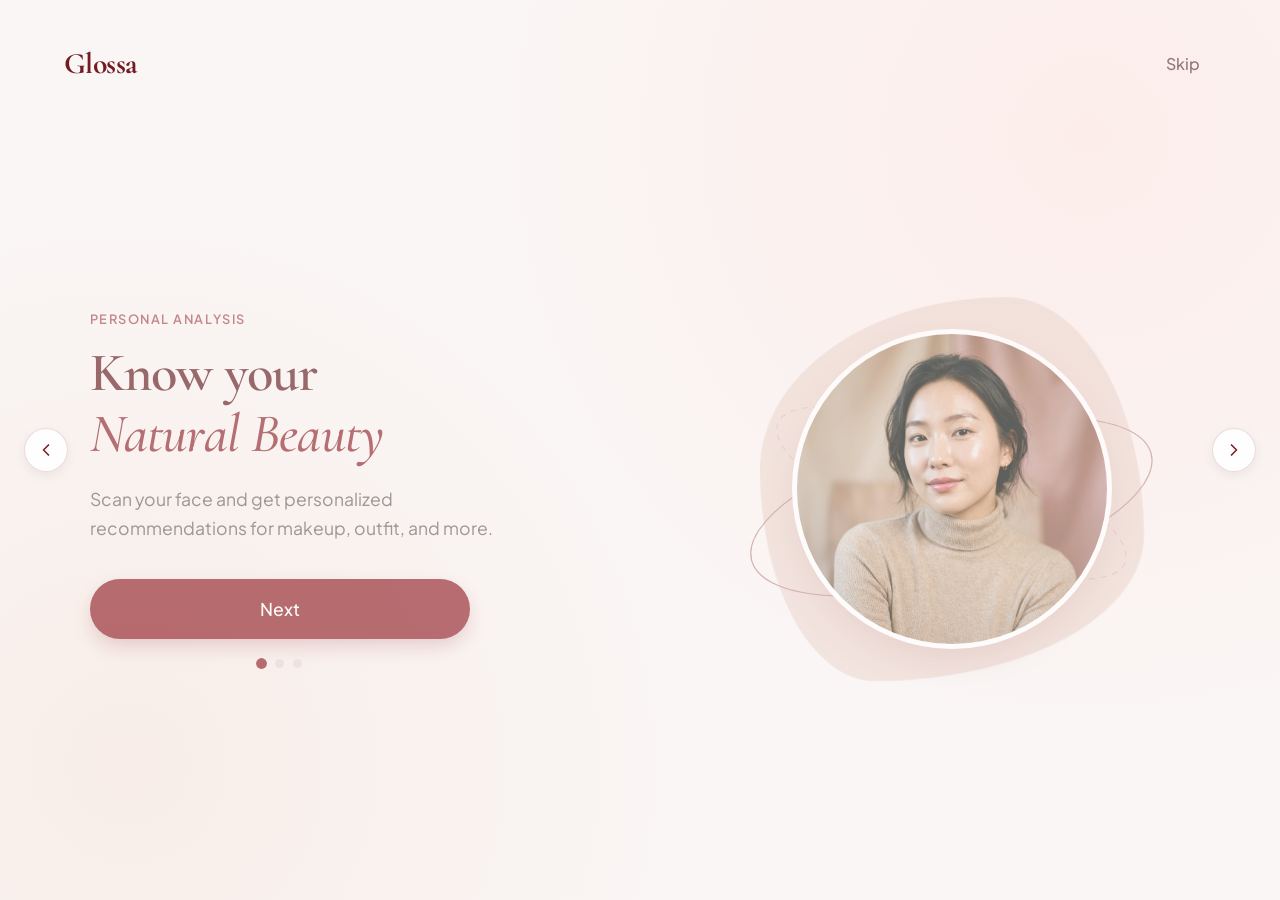
<file: register.html>
<!DOCTYPE html>
<html lang="en">
<head>
<script>
// If accessed directly, redirect to popup on index
window.location.replace('index.html?modal=register');
</script>
    <meta charset="UTF-8">
    <meta name="viewport" content="width=device-width, initial-scale=1.0">
    <title>Create Account - Glossa</title>
    <link rel="preconnect" href="https://fonts.googleapis.com">
    <link rel="preconnect" href="https://fonts.gstatic.com" crossorigin>
    <link href="https://fonts.googleapis.com/css2?family=Cormorant+Garamond:ital,wght@0,500;0,600;0,700;1,600;1,700&family=Plus+Jakarta+Sans:wght@400;500;600;700&display=swap" rel="stylesheet">
    <link rel="stylesheet" href="assets/css/style.css?v=2.9">
</head>
<body>
<header class="navbar">
    <div class="nav-container">
        <a href="index.html" class="brand" aria-label="Glossa">
            <span class="brand__mark"><img src="assets/images/logo.png" alt="Glossa logo"></span>
        </a>
        <nav class="nav-links">
            <a href="index.html" class="nav-link">Dashboard</a>
            <a href="login.html" class="nav-link">Sign In</a>
        </nav>
    </div>
</header>
<main class="container">

<div class="auth-card">
    <div class="auth-tabs">
        <a href="login.html" class="auth-tab">Sign In</a>
        <a href="register.html" class="auth-tab active">Create Account</a>
    </div>

    <h2>Create Glossa Account</h2>
    <p class="subtitle">Create a new account to get started</p>

    <div id="authAlertInfo" class="alert alert-info" style="display: none;">
        Authentication Required: Please sign in or create an account to use the camera scan feature.
    </div>

    <div id="authAlertError" class="alert alert-error" style="display: none;"></div>

    <form id="registerForm" class="auth-form">
        <div class="form-group">
            <label for="name">Full Name</label>
            <input type="text" id="name" name="name" required autofocus placeholder="Your full name">
        </div>

        <div class="form-group">
            <label for="birth_date">Date of Birth</label>
            <input type="date" id="birth_date" name="birth_date" required>
        </div>

        <div class="form-group">
            <label for="email">Email</label>
            <input type="email" id="email" name="email" required placeholder="nama@email.com">
        </div>

        <div class="form-group">
            <label for="password">Password (min. 6 characters)</label>
            <div class="password-input-wrapper">
                <input type="password" id="password" name="password" minlength="6" required placeholder="Create password">
                <button type="button" class="btn-toggle-password" aria-label="Lihat password" title="Lihat password">
                    <svg width="20" height="20" viewBox="0 0 24 24" fill="none" stroke="currentColor" stroke-width="2" stroke-linecap="round" stroke-linejoin="round" aria-hidden="true"><path d="M1 12s4-8 11-8 11 8 11 8-4 8-11 8-11-8z"></path><circle cx="12" cy="12" r="3"></circle></svg>
                </button>
            </div>
        </div>

        <div class="form-group">
            <label for="confirm_password">Confirm Password</label>
            <div class="password-input-wrapper">
                <input type="password" id="confirm_password" name="confirm_password" minlength="6" required placeholder="Repeat password">
                <button type="button" class="btn-toggle-password" aria-label="Lihat password" title="Lihat password">
                    <svg width="20" height="20" viewBox="0 0 24 24" fill="none" stroke="currentColor" stroke-width="2" stroke-linecap="round" stroke-linejoin="round" aria-hidden="true"><path d="M1 12s4-8 11-8 11 8 11 8-4 8-11 8-11-8z"></path><circle cx="12" cy="12" r="3"></circle></svg>
                </button>
            </div>
        </div>

        <button type="submit" id="btnSubmitRegister" class="btn btn-primary btn-block">Create Account</button>
    </form>

    <div class="auth-footer">
        Already have an account? <a href="login.html">Sign in here</a>
    </div>
</div>

</main>

<script src="assets/js/app.js?v=2.5"></script>
<script>
document.addEventListener('DOMContentLoaded', async () => {
    const params = new URLSearchParams(window.location.search);
    if (params.get('redirect') === 'scan') {
        document.getElementById('authAlertInfo').style.display = 'block';
    }

    const user = await GlossaApp.getCurrentUser();
    if (user) {
        window.location.href = 'index.html';
        return;
    }

    const eyeSvg = '<svg width="20" height="20" viewBox="0 0 24 24" fill="none" stroke="currentColor" stroke-width="2" stroke-linecap="round" stroke-linejoin="round"><path d="M1 12s4-8 11-8 11 8 11 8-4 8-11 8-11-8z"></path><circle cx="12" cy="12" r="3"></circle></svg>';
    const eyeOffSvg = '<svg width="20" height="20" viewBox="0 0 24 24" fill="none" stroke="currentColor" stroke-width="2" stroke-linecap="round" stroke-linejoin="round"><path d="M17.94 17.94A10.07 10.07 0 0 1 12 20c-7 0-11-8-11-8a18.45 18.45 0 0 1 5.06-5.94M9.9 4.24A9.12 9.12 0 0 1 12 4c7 0 11 8 11 8a18.5 18.5 0 0 1-2.16 3.19m-6.72-1.07a3 3 0 1 1-4.24-4.24"></path><line x1="1" y1="1" x2="23" y2="23"></line></svg>';

    document.querySelectorAll('.btn-toggle-password').forEach(btn => {
        btn.addEventListener('click', () => {
            const wrapper = btn.closest('.password-input-wrapper');
            const input = wrapper ? wrapper.querySelector('input') : null;
            if (!input) return;
            const isPassword = input.type === 'password';
            input.type = isPassword ? 'text' : 'password';
            btn.innerHTML = isPassword ? eyeOffSvg : eyeSvg;
        });
    });

    const form = document.getElementById('registerForm');
    const alertError = document.getElementById('authAlertError');
    const btnSubmit = document.getElementById('btnSubmitRegister');

    form.addEventListener('submit', async (e) => {
        e.preventDefault();
        alertError.style.display = 'none';

        const name = document.getElementById('name').value.trim();
        const birth_date = document.getElementById('birth_date').value;
        const email = document.getElementById('email').value.trim();
        const password = document.getElementById('password').value;
        const confirm_password = document.getElementById('confirm_password').value;

        if (password !== confirm_password) {
            alertError.textContent = 'Password confirmation does not match.';
            alertError.style.display = 'block';
            return;
        }

        btnSubmit.disabled = true;
        btnSubmit.textContent = 'Creating account...';

        try {
            const res = await fetch('api/auth.php?action=register', {
                method: 'POST',
                headers: { 'Content-Type': 'application/json' },
                body: JSON.stringify({ name, birth_date, email, password })
            });
            const data = await res.json();
            if (data.success) {
                const target = 'index.html';
                window.location.href = target;
            } else {
                alertError.textContent = data.error || 'Registration failed.';
                alertError.style.display = 'block';
            }
        } catch (err) {
            alertError.textContent = 'Failed to connect to server. Please try again.';
            alertError.style.display = 'block';
        } finally {
            btnSubmit.disabled = false;
            btnSubmit.textContent = 'Create Account';
        }
    });
});
</script>
</body>
</html>
</file>
<file: assets/css/style.css>
@import url('https://fonts.googleapis.com/css2?family=Cormorant+Garamond:ital,wght@0,500;0,600;0,700;1,600;1,700&family=Plus+Jakarta+Sans:wght@400;500;600;700&display=swap');

*, *::before, *::after {
    box-sizing: border-box;
    margin: 0;
    padding: 0;
}

:root {
    --bg-page: #fffcfb;
    --bg-surface: #ffffff;
    --text-main: #2d2d2d;
    --text-muted: #7a6d6a;
    --border-color: #f3dcd6;
    --primary: #a21e1e;
    --primary-hover: #8e1818;
    --danger-bg: #fef2f2;
    --danger-text: #991b1b;
    --danger-border: #fecaca;
    --success-bg: #f0fdf4;
    --success-text: #166534;
    --success-border: #bbf7d0;
    --radius: 8px;
    --font-serif: "Cormorant Garamond", Georgia, serif;
    --font-sans: "Plus Jakarta Sans", system-ui, sans-serif;
    --c-primary: #a21e1e;
    --c-primary-2: #a9281c;
    --c-secondary: #ffd0d0;
    --c-card: #ffeede;
    --c-bg: #fffcfb;
    --c-text: #2d2d2d;
    --c-muted: #7a6d6a;
    --c-line: #f3dcd6;
    --c-white: #ffffff;
    --c-radius: 24px;
    --c-radius-sm: 14px;
    --nav-h: 72px;
}

body {
    font-family: var(--font-sans);
    -webkit-font-smoothing: antialiased;
    -moz-osx-font-smoothing: grayscale;
    background-color: var(--c-bg, #fffcfb);
    color: var(--c-text, #2d2d2d);
    line-height: 1.6;
    min-height: 100vh;
    display: flex;
    flex-direction: column;
}

button, input, select, textarea {
    font-family: var(--font-sans);
}

button {
    font: inherit;
    cursor: pointer;
}

.navbar {
    position: sticky;
    top: 0;
    z-index: 50;
    background: rgba(255, 252, 251, 0.94);
    backdrop-filter: blur(10px);
    -webkit-backdrop-filter: blur(10px);
    border-bottom: 1px solid var(--border-color, #f3dcd6);
    padding: 0 1.5rem;
    height: var(--nav-h, 72px);
    min-height: 72px;
    display: flex;
    align-items: center;
}

.nav-container {
    max-width: 1040px;
    width: 100%;
    height: 100%;
    margin: 0 auto;
    display: flex;
    align-items: center;
    justify-content: space-between;
    gap: 20px;
}

.brand {
    display: inline-flex;
    align-items: center;
    gap: 10px;
    text-decoration: none;
    color: var(--c-primary, #a21e1e);
    font-family: var(--font-serif);
    font-weight: 700;
    font-size: 24px;
    letter-spacing: -0.01em;
    line-height: 1;
}

.brand__mark {
    width: 38px;
    height: 38px;
    display: flex;
    align-items: center;
    justify-content: center;
    flex-shrink: 0;
}

.brand__mark img {
    width: 100%;
    height: 100%;
    object-fit: contain;
    display: block;
}

.brand__name {
    font-family: var(--font-serif);
    font-weight: 700;
    font-size: 24px;
    color: var(--c-primary, #a21e1e);
    letter-spacing: -0.01em;
    line-height: 1;
}

.nav-links {
    display: flex;
    align-items: center;
    gap: 12px;
    list-style: none;
    padding: 0;
    margin: 0;
}

.nav-link {
    display: inline-flex;
    align-items: center;
    justify-content: center;
    padding: 9px 20px;
    border-radius: 999px;
    color: #5b4f4c;
    text-decoration: none;
    font-size: 14px;
    font-weight: 600;
    line-height: 1.2;
    transition: background 0.2s ease, color 0.2s ease;
}

.nav-link:hover {
    color: var(--c-primary, #a21e1e);
    background: #fbeee9;
}

.nav-link.active,
.nav-link.is-active {
    background: var(--c-secondary, #ffd0d0);
    color: var(--c-primary, #a21e1e);
    font-weight: 600;
}

.user-badge {
    font-size: 0.9rem;
    color: var(--text-muted);
    font-weight: 500;
}

.icon-btn,
.nav-profile-btn {
    width: 40px;
    height: 40px;
    border-radius: 50%;
    display: inline-flex;
    align-items: center;
    justify-content: center;
    border: 1px solid var(--c-line, #f3dcd6);
    background: #ffffff;
    color: var(--c-primary, #a21e1e);
    text-decoration: none;
    cursor: pointer;
    flex-shrink: 0;
    transition: background-color 0.2s ease, border-color 0.2s ease, color 0.2s ease;
}

.icon-btn:hover,
.nav-profile-btn:hover {
    background: var(--c-secondary, #ffd0d0);
    border-color: var(--c-secondary, #ffd0d0);
    color: var(--c-primary, #a21e1e);
}

.icon-btn.active,
.icon-btn.is-active,
.nav-profile-btn.active,
.nav-profile-btn.is-active {
    background: var(--c-secondary, #ffd0d0);
    border-color: var(--c-secondary, #ffd0d0);
    color: var(--c-primary, #a21e1e);
}

.icon-btn svg,
.nav-profile-btn svg {
    display: block;
    pointer-events: none;
}

.nav-avatar {
    width: 24px;
    height: 24px;
    border-radius: 50%;
    background: var(--primary);
    color: #ffffff;
    display: inline-flex;
    align-items: center;
    justify-content: center;
    font-size: 0.75rem;
    font-weight: 700;
}

.layout-grid-2 {
    width: 100%;
    display: grid;
    grid-template-columns: 360px 1fr;
    gap: 2rem;
    align-items: start;
}

/* ==========================================================================
   Beauty Profile Layout - Luxury Glossa Design System
   ========================================================================== */
.profile-hero-card {
    background: #ffffff;
    border: 1px solid #f0e4e2;
    border-radius: 28px;
    padding: 1.75rem 2.25rem;
    margin-bottom: 1.5rem;
    display: flex;
    align-items: center;
    justify-content: space-between;
    gap: 1.5rem;
    flex-wrap: wrap;
    box-shadow: 0 4px 16px rgba(162, 30, 30, 0.03);
}

.profile-hero-main {
    display: flex;
    align-items: center;
    gap: 1.35rem;
    flex: 1;
    min-width: 280px;
}

.profile-hero-avatar {
    width: 68px;
    height: 68px;
    border-radius: 50%;
    background: #fff5f6;
    border: 1.5px solid #fecdd3;
    color: var(--c-primary, #a21e1e);
    display: flex;
    align-items: center;
    justify-content: center;
    flex-shrink: 0;
}

.profile-hero-info {
    display: flex;
    flex-direction: column;
    gap: 0.25rem;
}

.profile-hero-name-row {
    display: flex;
    align-items: center;
    gap: 0.75rem;
    flex-wrap: wrap;
}

.profile-hero-name-row h2 {
    font-family: var(--font-serif);
    font-size: 1.85rem;
    font-weight: 600;
    color: var(--c-primary, #a21e1e);
    line-height: 1.15;
    margin: 0;
}

.profile-email {
    color: var(--c-muted, #7a6d6a);
    font-size: 0.88rem;
    margin: 0;
}

.profile-hero-pills {
    display: flex;
    align-items: center;
    gap: 0.5rem;
    flex-wrap: wrap;
    margin-top: 0.25rem;
}

.profile-meta-pill {
    font-size: 0.78rem;
    color: #6d5b59;
    background: #faf7f7;
    border: 1px solid #eee4e2;
    padding: 0.2rem 0.65rem;
    border-radius: 999px;
    display: inline-flex;
    align-items: center;
    gap: 0.25rem;
}

.profile-meta-pill strong {
    color: var(--c-text, #2d2d2d);
}

.profile-hero-actions {
    display: flex;
    align-items: center;
    gap: 0.75rem;
}

.profile-grid,
.profile-wrapper {
    width: 100%;
    display: grid;
    grid-template-columns: 1fr 1fr;
    gap: 1.5rem;
    align-items: start;
}

@media (max-width: 900px) {
    .profile-grid,
    .profile-wrapper,
    .layout-grid-2 {
        grid-template-columns: 1fr;
        gap: 1.25rem;
    }
    .profile-hero-card {
        padding: 1.5rem;
    }
}

.panel.profile-panel,
.panel.history-panel,
.profile-card,
.history-section {
    background: #ffffff;
    border: 1px solid #f0e4e2;
    border-radius: 28px;
    padding: 2rem 1.75rem;
    box-shadow: none;
    margin-bottom: 0;
    box-sizing: border-box;
}

.profile-panel .panel__title,
.history-panel .panel__title {
    font-family: var(--font-serif);
    font-size: 1.55rem;
    font-weight: 600;
    color: var(--c-primary, #a21e1e);
    margin: 0 0 1.25rem;
}

.profile-details {
    display: flex;
    flex-direction: column;
    gap: 0.65rem;
    margin-bottom: 1.5rem;
}

/* Detail Rows - Precision Rounded Pill Shape */
.detail-row {
    display: flex;
    justify-content: space-between;
    align-items: center;
    padding: 0.8rem 1.25rem;
    background: #faf7f7;
    border-radius: 999px;
    border: 1px solid #eee4e2;
    transition: border-color 0.15s ease, background-color 0.15s ease;
}

.detail-row:hover {
    border-color: #e2cbca;
    background-color: #ffffff;
}

.detail-label {
    font-size: 0.825rem;
    color: var(--c-muted, #7a6d6a);
    font-weight: 500;
    white-space: nowrap;
}

.detail-value-group {
    display: flex;
    align-items: center;
    gap: 0.65rem;
    min-width: 0;
}

.detail-value {
    font-size: 0.88rem;
    font-weight: 600;
    color: var(--c-text, #2d2d2d);
    text-overflow: ellipsis;
    overflow: hidden;
    white-space: nowrap;
}

.btn-edit-inline {
    display: inline-flex;
    align-items: center;
    gap: 0.35rem;
    font-size: 0.75rem;
    font-weight: 600;
    color: var(--c-primary, #a21e1e);
    background: #fff5f6;
    border: 1px solid #fecdd3;
    padding: 0.22rem 0.65rem;
    border-radius: 999px;
    cursor: pointer;
    box-shadow: none !important;
    transform: none !important;
    transition: all 0.15s ease;
    flex-shrink: 0;
}

.btn-edit-inline:hover {
    background: var(--c-primary, #a21e1e);
    border-color: var(--c-primary, #a21e1e);
    color: #ffffff;
}

.status-badge {
    display: inline-flex;
    align-items: center;
    gap: 0.35rem;
    font-size: 0.75rem;
    font-weight: 600;
    padding: 0.25rem 0.65rem;
    border-radius: 999px;
    line-height: 1;
}

.status-badge.verified {
    background: #ecfdf5;
    color: #065f46;
    border: 1px solid #a7f3d0;
}

.status-badge.unverified {
    background: #fff1f2;
    color: #9f1239;
    border: 1px solid #fecdd3;
}

.status-badge.unverified.clickable {
    cursor: pointer;
    transition: all 0.15s ease;
}

.status-badge.unverified.clickable:hover {
    background: #ffe4e6;
    border-color: #fda4af;
}

.email-detail-container {
    display: flex;
    flex-direction: column;
    gap: 0.4rem;
    align-items: flex-end;
}

.email-detail-main {
    display: flex;
    align-items: center;
    gap: 0.5rem;
    justify-content: flex-end;
    flex-wrap: wrap;
}

.email-detail-subaction {
    display: flex;
    justify-content: flex-end;
}

.btn-verify-trigger {
    display: inline-flex;
    align-items: center;
    gap: 0.35rem;
    background: #fff7ed;
    border: 1px solid #fed7aa;
    color: #c2410c;
    font-size: 0.75rem;
    font-weight: 600;
    cursor: pointer;
    padding: 0.25rem 0.65rem;
    border-radius: 6px;
    transition: all 0.15s ease;
}

.btn-verify-trigger:hover {
    background: #ffedd5;
    border-color: #f97316;
    color: #9a3412;
}

/* Detail Row for Email - Stacked clean layout */
.detail-row.detail-row-email {
    flex-direction: column;
    align-items: stretch;
    gap: 0.45rem;
}

.email-header-line {
    display: flex;
    justify-content: space-between;
    align-items: center;
}

.email-content-line {
    word-break: break-all;
}

.email-value-text {
    font-size: 0.925rem;
    font-weight: 600;
    color: var(--text-main);
    word-break: break-all;
}

.email-status-line {
    display: flex;
    align-items: center;
    gap: 0.5rem;
    flex-wrap: wrap;
    margin-top: 0.15rem;
}

/* Verification Notice Banner - Precise Horizontal Pill */
.email-verify-banner {
    display: flex;
    align-items: center;
    justify-content: space-between;
    gap: 0.75rem;
    background: #fff5f6;
    border: 1px solid #fecdd3;
    border-radius: 999px;
    padding: 0.5rem 1rem 0.5rem 0.85rem;
    margin-top: -0.15rem;
    margin-bottom: 0.65rem;
    box-sizing: border-box;
    width: 100%;
    transition: all 0.15s ease;
}

.email-verify-banner[style*="display: block"] {
    display: flex !important;
}

.banner-content {
    display: flex;
    align-items: center;
    gap: 0.65rem;
    flex: 1;
    min-width: 0;
}

.banner-icon-badge {
    width: 28px;
    height: 28px;
    border-radius: 50%;
    background: #ffe4e6;
    color: var(--c-primary, #a21e1e);
    display: flex;
    align-items: center;
    justify-content: center;
    flex-shrink: 0;
}

.banner-text-wrap {
    display: flex;
    align-items: center;
    gap: 0.5rem;
    flex-wrap: wrap;
    min-width: 0;
}

.banner-title {
    font-size: 0.8rem;
    font-weight: 700;
    color: #9f1239;
    line-height: 1.2;
    white-space: nowrap;
}

.banner-desc {
    font-size: 0.75rem;
    color: #715858;
    line-height: 1.2;
    white-space: nowrap;
    text-overflow: ellipsis;
    overflow: hidden;
}

.btn-banner-action {
    display: inline-flex;
    align-items: center;
    justify-content: center;
    gap: 0.35rem;
    background: var(--c-primary, #a21e1e);
    color: #ffffff;
    font-size: 0.75rem;
    font-weight: 600;
    padding: 0.32rem 0.85rem;
    border-radius: 999px;
    border: none;
    cursor: pointer;
    flex-shrink: 0;
    white-space: nowrap;
    box-shadow: none !important;
    transform: none !important;
    transition: background-color 0.15s ease;
}

.btn-banner-action:hover {
    background: var(--c-primary-hover, #861818);
}

@media (max-width: 600px) {
    .email-verify-banner {
        border-radius: 18px;
        padding: 0.75rem 1rem;
        flex-direction: column;
        align-items: stretch;
        gap: 0.65rem;
    }
    .banner-text-wrap {
        flex-direction: column;
        align-items: flex-start;
        gap: 0.2rem;
    }
    .banner-desc {
        white-space: normal;
    }
    .btn-banner-action {
        width: 100%;
    }
}

/* Modal Verification UI Upgrades */
.otp-modal-header {
    text-align: center;
    margin-bottom: 1.25rem;
}

.otp-icon-badge {
    width: 58px;
    height: 58px;
    border-radius: 50%;
    background: #fff5f6;
    color: var(--c-primary, #a21e1e);
    display: inline-flex;
    align-items: center;
    justify-content: center;
    margin-bottom: 0.85rem;
    border: 1px solid #fecdd3;
    box-shadow: none;
}

.otp-modal-header h3 {
    font-family: var(--font-serif);
    font-size: 1.55rem;
    font-weight: 600;
    color: var(--c-primary, #a21e1e);
    margin-bottom: 0.35rem;
}

.otp-modal-subtitle {
    font-size: 0.875rem;
    color: var(--c-muted, #7a6d6a);
    line-height: 1.5;
}

.email-pill {
    display: inline-block;
    background: #fff5f6;
    color: var(--c-primary, #a21e1e);
    padding: 0.15rem 0.65rem;
    border-radius: 999px;
    font-weight: 600;
    font-size: 0.85rem;
    border: 1px solid #fecdd3;
    margin-top: 0.25rem;
}


/* OTP Field */
.otp-input-wrapper {
    margin: 0.5rem 0;
}

.otp-field {
    text-align: center;
    letter-spacing: 0.45em;
    font-size: 1.5rem;
    font-weight: 700;
    font-family: ui-monospace, SFMono-Regular, Menlo, Monaco, Consolas, monospace;
    padding: 0.75rem 1rem;
    border-radius: 16px;
    border: 2px solid var(--c-line, #f3dcd6);
    background: #fffcfb;
    width: 100%;
    color: var(--c-text, #2d2d2d);
    transition: all 0.2s ease;
}

.otp-field:focus {
    border-color: var(--c-primary, #a21e1e);
    background: #ffffff;
    box-shadow: 0 0 0 3px rgba(162, 30, 30, 0.1);
    outline: none;
}

.otp-hint {
    font-size: 0.75rem;
    color: var(--c-muted, #7a6d6a);
    text-align: center;
    margin-top: 0.4rem;
}

.resend-box {
    margin-top: 1rem;
    padding-top: 0.85rem;
    border-top: 1px solid var(--c-line, #f3dcd6);
    text-align: center;
}

.btn-link-resend {
    background: none;
    border: none;
    color: var(--c-primary, #a21e1e);
    font-size: 0.825rem;
    font-weight: 600;
    cursor: pointer;
    padding: 0;
    text-decoration: underline;
    transition: color 0.15s ease;
}

.btn-link-resend:hover {
    color: var(--c-primary-hover, #861818);
}

@media (max-width: 640px) {
    .email-verify-banner {
        flex-direction: column;
        align-items: flex-start;
        gap: 0.75rem;
    }
    .btn-banner-action {
        width: 100%;
        justify-content: center;
    }
}

.profile-actions {
    display: flex;
    gap: 0.75rem;
    justify-content: flex-end;
}

/* ==========================================================================
   Bare-Bone Layout Scaffolding
   ========================================================================== */
.container {
    width: 100%;
    max-width: 1040px;
    margin: 0 auto;
    padding: 1.75rem 1.25rem 3.5rem;
    flex: 1;
    display: flex;
    flex-direction: column;
}

/* Vertical Stacking / Rhythm */
.layout-stack {
    display: flex;
    flex-direction: column;
    gap: 1.5rem;
    width: 100%;
}

/* Focused Narrow Column (Dashboard, Single Forms) */
.layout-narrow {
    max-width: 580px;
    width: 100%;
    margin-left: auto;
    margin-right: auto;
}

/* Universal Bare-Bone Card Anatomy */
.card {
    background: var(--bg-surface);
    border: 1px solid var(--border-color);
    border-radius: var(--radius);
    box-shadow: 0 1px 3px rgba(0, 0, 0, 0.04);
}

.card-header {
    padding: 1.25rem 1.5rem;
    border-bottom: 1px solid var(--border-color);
    display: flex;
    align-items: center;
    justify-content: space-between;
    gap: 1rem;
}

.card-body {
    padding: 1.5rem;
}

.card-footer {
    padding: 1rem 1.5rem;
    border-top: 1px solid var(--border-color);
    background: #fbfcfe;
    display: flex;
    align-items: center;
}

/* Action Row Primitives */
.actions-row {
    display: flex;
    align-items: center;
    gap: 0.75rem;
    flex-wrap: wrap;
}

.actions-right {
    justify-content: flex-end;
}

.actions-center {
    justify-content: center;
}

.actions-between {
    justify-content: space-between;
}

.actions-start {
    justify-content: flex-start;
}

/* Modal Size Modifiers */
.modal-sm {
    max-width: 440px !important;
}

.modal-md {
    max-width: 580px !important;
}

.modal-lg {
    max-width: 760px !important;
}

.modal-close-row {
    display: flex;
    justify-content: flex-end;
    margin-bottom: -0.5rem;
}

/* Inline detail & badge groups */
.detail-value-group {
    display: flex;
    align-items: center;
    gap: 0.6rem;
}

.badge-group {
    display: flex;
    align-items: center;
    gap: 0.4rem;
    flex-wrap: wrap;
}

.text-center {
    text-align: center !important;
}



.auth-card {
    width: 100%;
    max-width: 440px;
    margin: 2.5rem auto;
    background: #ffffff;
    border: 1px solid var(--c-line, #f3dcd6);
    border-radius: 28px;
    padding: 2.5rem 2.25rem;
    box-shadow: none;
}

.auth-card h2 {
    font-family: var(--font-serif);
    font-size: 1.85rem;
    font-weight: 600;
    letter-spacing: -0.01em;
    color: var(--c-primary, #a21e1e);
    margin-bottom: 0.35rem;
    text-align: center;
}

.subtitle {
    font-size: 0.9rem;
    color: var(--c-muted, #7a6d6a);
    margin-bottom: 1.5rem;
    line-height: 1.45;
    text-align: center;
}

.auth-form {
    display: flex;
    flex-direction: column;
    gap: 1.15rem;
}

.form-group {
    display: flex;
    flex-direction: column;
    gap: 0.45rem;
}

.form-group label {
    font-size: 0.8125rem;
    font-weight: 600;
    color: var(--c-text, #2d2d2d);
    letter-spacing: -0.01em;
    padding-left: 0.75rem;
}

.label-with-link {
    display: flex;
    justify-content: space-between;
    align-items: center;
    padding-right: 0.5rem;
}

.label-with-link label {
    margin: 0;
}

.forgot-link {
    font-size: 0.8125rem;
    color: var(--c-muted, #7a6d6a);
    text-decoration: none;
    transition: color 0.15s ease;
}

.forgot-link:hover {
    color: var(--c-primary, #a21e1e);
    text-decoration: underline;
}

.form-group input,
.form-group select,
.form-group textarea {
    width: 100%;
    height: 46px;
    padding: 0 1.25rem;
    font-size: 0.9375rem;
    font-family: var(--font-sans), inherit;
    border: 1.5px solid var(--c-line, #f3dcd6);
    border-radius: 999px;
    background-color: #ffffff;
    color: var(--c-text, #2d2d2d);
    box-shadow: none !important;
    transition: border-color 0.15s ease;
}

.form-group textarea {
    height: auto;
    border-radius: 20px;
    padding: 0.875rem 1.25rem;
}

.form-group input::placeholder {
    color: #a89f9d;
}

.form-group input:focus,
.form-group select:focus,
.form-group textarea:focus {
    outline: none;
    border-color: var(--c-primary, #a21e1e);
    box-shadow: none !important;
}

input[type="date"] {
    line-height: 46px;
}

input[type="date"]::-webkit-calendar-picker-indicator {
    cursor: pointer;
    margin-right: 4px;
    opacity: 0.65;
    transition: opacity 0.15s ease;
}

input[type="date"]::-webkit-calendar-picker-indicator:hover {
    opacity: 1;
}

.password-input-wrapper {
    position: relative;
    display: flex;
    align-items: center;
    width: 100%;
}

.password-input-wrapper input {
    padding-left: 1.25rem;
    padding-right: 3rem;
}

.password-input-wrapper input::-ms-reveal,
.password-input-wrapper input::-ms-clear {
    display: none;
}

.btn-toggle-password {
    position: absolute;
    right: 0.75rem;
    top: 50%;
    transform: translateY(-50%);
    width: 32px;
    height: 32px;
    background: transparent;
    border: none;
    color: var(--c-muted, #7a6d6a);
    cursor: pointer;
    display: inline-flex;
    align-items: center;
    justify-content: center;
    border-radius: 50%;
    transition: color 0.15s ease, background-color 0.15s ease;
}

.btn-toggle-password:hover {
    color: var(--c-primary, #a21e1e);
    background-color: var(--c-card, #ffeede);
}

.btn-toggle-password:focus-visible {
    outline: 2px solid var(--c-primary, #a21e1e);
    outline-offset: 1px;
}

.btn {
    display: inline-flex;
    align-items: center;
    justify-content: center;
    height: 44px;
    padding: 0 1.5rem;
    font-size: 0.9375rem;
    font-weight: 600;
    border-radius: 999px;
    text-decoration: none;
    cursor: pointer;
    border: 1px solid transparent;
    box-shadow: none !important;
    transform: none !important;
    transition: background-color 0.15s ease, color 0.15s ease, border-color 0.15s ease;
    white-space: nowrap;
}

.btn:active,
.btn:hover,
.btn:focus {
    box-shadow: none !important;
    transform: none !important;
}

.btn-primary {
    background-color: var(--c-primary, #a21e1e);
    color: #ffffff;
    border-color: transparent;
    box-shadow: none !important;
}

.btn-primary:hover {
    background-color: #8c1919;
    color: #ffffff;
    box-shadow: none !important;
    transform: none !important;
}

.btn-primary:active {
    background-color: #741414;
    color: #ffffff;
    box-shadow: none !important;
    transform: none !important;
}

.btn-secondary {
    background-color: #ffffff;
    border-color: var(--c-line, #f3dcd6);
    color: var(--c-primary, #a21e1e);
    box-shadow: none !important;
}

.btn-secondary:hover {
    background-color: var(--c-card, #ffeede);
    border-color: var(--c-line, #f3dcd6);
    color: var(--c-primary, #a21e1e);
    box-shadow: none !important;
    transform: none !important;
}

.btn-sm {
    height: 34px;
    padding: 0 0.85rem;
    font-size: 0.8125rem;
}

.btn-danger {
    background-color: #dc2626;
    color: #ffffff;
    border-color: #dc2626;
}

.btn-danger:hover {
    background-color: #b91c1c;
    border-color: #b91c1c;
}

.btn-block,
.auth-card .btn[type="submit"] {
    width: 100% !important;
}

.actions-row .btn {
    width: auto;
}

.btn-icon,
.btn svg {
    flex-shrink: 0;
}

.alert {
    padding: 0.75rem 0.875rem;
    border-radius: 6px;
    font-size: 0.8125rem;
    line-height: 1.45;
    margin-bottom: 1rem;
}

.alert-error {
    background-color: var(--danger-bg);
    color: var(--danger-text);
    border: 1px solid var(--danger-border);
}

.alert-success {
    background-color: var(--success-bg);
    color: var(--success-text);
    border: 1px solid var(--success-border);
}

.alert-info {
    background-color: #eff6ff;
    color: #1e40af;
    border: 1px solid #bfdbfe;
}

.auth-tabs {
    display: flex;
    gap: 4px;
    margin-bottom: 1.5rem;
    background: var(--c-card, #ffeede);
    padding: 4px;
    border-radius: 999px;
    border: 1px solid var(--c-line, #f3dcd6);
}

.auth-tab {
    flex: 1;
    text-align: center;
    height: 38px;
    display: inline-flex;
    align-items: center;
    justify-content: center;
    font-size: 0.875rem;
    font-weight: 600;
    color: var(--c-muted, #7a6d6a);
    text-decoration: none;
    border-radius: 999px;
    transition: background-color 0.15s ease, color 0.15s ease;
    border: none;
    background: transparent;
    cursor: pointer;
    font-family: inherit;
    box-shadow: none !important;
    transform: none !important;
}

.auth-tab:hover {
    color: var(--c-primary, #a21e1e);
}

.auth-tab.active {
    background: var(--c-primary, #a21e1e);
    color: #ffffff;
    box-shadow: none !important;
    transform: none !important;
}

.auth-remember {
    display: flex;
    align-items: center;
    padding-left: 0.75rem;
    margin-top: -0.25rem;
    margin-bottom: 0.25rem;
}

.auth-remember label {
    display: inline-flex;
    align-items: center;
    gap: 8px;
    cursor: pointer;
    font-size: 0.8125rem;
    font-weight: 500;
    color: var(--c-muted, #7a6d6a);
    user-select: none;
}

.auth-remember input[type="checkbox"] {
    width: 16px;
    height: 16px;
    accent-color: var(--c-primary, #a21e1e);
    cursor: pointer;
    border-radius: 4px;
}

.auth-footer {
    margin-top: 1.5rem;
    padding-top: 1.25rem;
    border-top: 1px solid var(--c-line, #f3dcd6);
    text-align: center;
    font-size: 0.875rem;
    color: var(--c-muted, #7a6d6a);
}

.auth-footer a {
    color: var(--c-primary, #a21e1e);
    text-decoration: underline;
    font-weight: 600;
}

.auth-footer a:hover {
    color: #7d1414;
}

.auth-modal-footer {
    margin-top: 1.25rem;
    text-align: center;
    font-size: 0.875rem;
    color: var(--c-muted, #7a6d6a);
}

.auth-modal-footer a {
    color: var(--c-primary, #a21e1e);
    text-decoration: underline;
    font-weight: 600;
    transition: color 0.15s ease;
}

.auth-modal-footer a:hover {
    color: var(--primary-hover, #8e1818);
}

/* Auth Popup Header & Logo */
.modal-close-corner {
    position: absolute;
    top: 16px;
    right: 16px;
    z-index: 10;
}

.auth-header-center {
    text-align: center;
    margin-bottom: 1.5rem;
}

.auth-logo {
    position: relative;
    display: inline-block;
    margin-bottom: 6px;
    text-align: center;
}

.auth-logo img {
    width: 64px;
    height: auto;
    object-fit: contain;
    margin: 0 auto;
    display: block;
}

.auth-title {
    font-family: var(--font-serif);
    font-size: 28px;
    font-weight: 700;
    color: var(--c-primary, #a21e1e);
    margin: 0 0 4px;
    line-height: 1.2;
    text-align: center;
}

.auth-subtitle {
    font-family: var(--font-serif);
    font-size: 16px;
    color: var(--c-muted, #7a6d6a);
    letter-spacing: 0.1em;
    margin-bottom: 0;
    font-weight: 600;
    text-align: center;
    text-transform: uppercase;
}
/* Dashboard Luxury Look & Feel */
.dashboard-wrapper {
    display: flex;
    flex-direction: column;
    align-items: stretch;
    gap: 1.5rem;
    margin: 0 auto;
    width: 100%;
}

.greeting {
    display: flex;
    justify-content: space-between;
    align-items: flex-start;
    margin-bottom: 12px;
}
.greeting__small,
.greeting-subtitle {
    margin: 0;
    font-size: 13px;
    color: var(--c-muted);
}
.greeting__name,
.greeting-name {
    font-family: var(--font-serif);
    font-weight: 500;
    font-size: clamp(28px, 4vw, 36px);
    line-height: 1.15;
    color: var(--c-text);
    margin: 4px 0 2px;
}
.greeting__sub,
.greeting-tagline {
    margin: 0;
    font-size: 12px;
    color: var(--c-muted);
}

.hero-card {
    position: relative;
    overflow: hidden;
    display: grid;
    grid-template-columns: 1.25fr 1fr;
    align-items: stretch;
    border-radius: 20px;
    border: 1px solid var(--c-line);
    background: linear-gradient(110deg, var(--c-card) 0%, #ffe1dc 55%, var(--c-secondary) 100%);
    min-height: 180px;
    max-height: 220px;
    margin-bottom: 20px;
}
.hero-card__text {
    padding: 22px 28px;
    align-self: center;
    z-index: 2;
}
.hero-card__title {
    font-family: var(--font-serif);
    font-weight: 600;
    font-size: clamp(22px, 2.4vw, 27px);
    line-height: 1.15;
    color: var(--c-primary);
}
.hero-card__desc {
    color: var(--c-muted);
    max-width: 300px;
    margin: 8px 0 16px;
    font-size: 13px;
    line-height: 1.45;
}
.hero-card__actions {
    display: flex;
    flex-wrap: wrap;
    gap: 10px;
}
.hero-card__spark {
    position: absolute;
    top: 20px;
    left: 52%;
    width: 14px;
    height: 14px;
    color: var(--c-primary);
    display: inline-block;
    background: currentColor;
    clip-path: polygon(50% 0, 62% 38%, 100% 50%, 62% 62%, 50% 100%, 38% 62%, 0 50%, 38% 38%);
    z-index: 2;
}
.hero-card__img {
    width: 100%;
    height: 100%;
    object-fit: contain;
    object-position: right bottom;
    max-height: 220px;
    display: block;
}

.hero-card--tips {
    margin-top: 0;
    margin-bottom: 24px;
}
.hero-card--tips .hero-card__desc {
    margin-bottom: 0;
    max-width: 340px;
}
.hero-card--tips .hero-card__img {
    object-position: right bottom;
    padding-right: 20px;
    max-height: 215px;
    filter: drop-shadow(0 8px 16px rgba(162, 30, 30, 0.08));
}

.hero-card__more-btn {
    position: absolute;
    top: 14px;
    right: 16px;
    z-index: 10;
    background: transparent;
    border: none;
    color: var(--c-muted, #7a6d6a);
    font-family: var(--font-sans);
    font-size: 13px;
    font-weight: 600;
    display: inline-flex;
    align-items: center;
    gap: 4px;
    padding: 6px 12px;
    border-radius: 999px;
    cursor: pointer;
    transition: all 0.2s ease;
}
.hero-card__more-btn:hover {
    color: var(--c-primary, #a21e1e);
    background: #fbeee9;
    transform: translateY(-1px);
}

.btn--scan {
    background: #a9281c !important;
    padding: 9px 20px !important;
    font-size: 13.5px !important;
    border-radius: 999px !important;
    color: #ffffff !important;
    border: none !important;
    display: inline-flex !important;
    align-items: center !important;
    justify-content: center !important;
    gap: 6px !important;
    font-weight: 600 !important;
    cursor: pointer !important;
    box-shadow: none !important;
    transform: none !important;
    transition: background-color 0.15s ease !important;
}
.btn--scan:hover {
    background: #8e1f14 !important;
    box-shadow: none !important;
    transform: none !important;
}
.btn--scan:active {
    background: #781414 !important;
    box-shadow: none !important;
    transform: none !important;
}
.btn--scan span {
    font-size: 18px;
    line-height: 1;
    transition: transform 0.15s ease;
}
.btn--scan:hover span {
    transform: translateX(3px);
}

.dash-grid {
    display: grid;
    grid-template-columns: 1fr 1fr;
    gap: 24px;
    margin-bottom: 24px;
}
.panel {
    background: var(--c-white);
    border: 1px solid var(--c-line);
    border-radius: var(--c-radius);
    padding: 28px;
}
.panel--wide {
    margin-bottom: 24px;
}
.panel-header-row {
    display: flex;
    justify-content: space-between;
    align-items: center;
    margin-bottom: 20px;
}
.see-more-link {
    font-family: var(--font-sans);
    font-size: 13.5px;
    font-weight: 600;
    color: var(--primary, #a21e1e);
    text-decoration: none;
    display: inline-flex;
    align-items: center;
    gap: 4px;
    padding: 6px 12px;
    border-radius: 999px;
    background: transparent;
    border: none;
    transition: all 0.2s ease;
    cursor: pointer;
}
.see-more-link:hover {
    color: var(--primary-hover, #8e1818);
    background: #fbeee9;
    transform: translateX(2px);
}

.tips-modal-body {
    max-height: 80vh;
    overflow-y: auto;
    padding: 24px;
}
.tips-modal-list {
    display: flex;
    flex-direction: column;
    gap: 14px;
    margin-top: 18px;
}
.tips-modal-item {
    display: flex;
    gap: 14px;
    padding: 14px 16px;
    border-radius: 12px;
    background: #fffcfb;
    border: 1px solid var(--c-line, #f3dcd6);
    align-items: flex-start;
}
.tips-modal-icon {
    flex-shrink: 0;
    width: 36px;
    height: 36px;
    border-radius: 50%;
    background: #ffeede;
    display: flex;
    align-items: center;
    justify-content: center;
    font-size: 17px;
}
.tips-modal-content h4 {
    margin: 0 0 4px;
    font-size: 14.5px;
    font-weight: 600;
    color: var(--text-main, #2d2d2d);
}
.tips-modal-content p {
    margin: 0;
    font-size: 13px;
    line-height: 1.5;
    color: var(--text-muted, #7a6d6a);
}
.panel__title {
    font-family: var(--font-serif);
    font-weight: 500;
    font-size: 24px;
    margin: 0;
    color: var(--c-text);
}
.panel__section-title {
    font-size: 14px;
    font-weight: 600;
    margin-bottom: 12px;
    color: var(--c-muted);
}

.feature-grid {
    display: grid;
    grid-template-columns: repeat(3, 1fr);
    gap: 12px;
}
.feature {
    background: var(--c-card);
    border: 1px solid #f8dcc6;
    border-radius: var(--c-radius-sm);
    padding: 16px;
    display: flex;
    flex-direction: column;
}
.feature__icon {
    width: 34px;
    height: 34px;
    border-radius: 10px;
    background: var(--c-white);
    color: var(--c-primary);
    display: grid;
    place-items: center;
    margin-bottom: 14px;
    flex-shrink: 0;
}
.feature h3 {
    font-size: 13px;
    font-weight: 700;
    color: var(--c-text);
    margin: 0 0 4px;
}
.feature p {
    margin: 0;
    font-size: 12px;
    color: var(--c-muted);
    line-height: 1.5;
}

.color-inspo-grid {
    display: grid;
    grid-template-columns: repeat(3, 1fr);
    gap: 12px;
}

.color-inspo-card {
    background: var(--c-card, #ffeede);
    border: 1px solid var(--c-line, #f3dcd6);
    border-radius: var(--c-radius-sm, 14px);
    padding: 16px 10px;
    display: flex;
    flex-direction: column;
    align-items: center;
    justify-content: space-between;
    text-align: center;
    aspect-ratio: 4 / 5;
    transition: transform 0.15s ease, box-shadow 0.15s ease;
}

.color-inspo-card:hover {
    transform: translateY(-2px);
    box-shadow: 0 6px 16px rgba(162, 30, 30, 0.08);
}

.color-inspo-palette {
    display: flex;
    flex-wrap: wrap;
    justify-content: center;
    gap: 6px;
    max-width: 100px;
    margin: 2px 0;
}

.inspo-swatch-circle {
    width: 24px;
    height: 24px;
    border-radius: 50%;
    border: 2px solid #ffffff;
    box-shadow: 0 1px 4px rgba(0, 0, 0, 0.15);
    display: inline-block;
    transition: transform 0.18s ease;
    cursor: pointer;
}

.inspo-swatch-circle:hover {
    transform: scale(1.22);
}

.color-inspo-shades {
    margin: 0;
    font-size: 11px;
    color: var(--c-muted, #777);
    line-height: 1.45;
}

.inspo-grid {
    display: grid;
    grid-template-columns: repeat(3, 1fr);
    gap: 12px;
}
.inspo {
    margin: 0;
    position: relative;
    border-radius: var(--c-radius-sm);
    overflow: hidden;
    aspect-ratio: 4 / 5;
}
.inspo img {
    width: 100%;
    height: 100%;
    object-fit: cover;
    transition: transform .4s ease;
    display: block;
}
.inspo:hover img {
    transform: scale(1.05);
}
.inspo figcaption {
    position: absolute;
    inset: auto 0 0;
    padding: 22px 10px 8px;
    background: linear-gradient(transparent, rgba(45, 20, 20, .7));
    color: #ffffff;
    font-size: 12px;
    font-weight: 600;
    line-height: 1.3;
}
.inspo figcaption small {
    font-size: 10px;
    opacity: 0.85;
    font-weight: normal;
}

.swatches {
    list-style: none;
    padding: 0;
    margin: 0;
    display: flex;
    flex-wrap: wrap;
    gap: 20px;
}
.swatches li {
    display: grid;
    justify-items: center;
    gap: 8px;
    font-size: 12px;
    color: var(--c-muted);
}
.swatch {
    width: 52px;
    height: 52px;
    border-radius: 50%;
    border: 3px solid #ffffff;
    box-shadow: 0 0 0 1px var(--c-line);
    display: inline-block;
}

.tutorial-grid {
    display: grid;
    grid-template-columns: repeat(3, 1fr);
    gap: 16px;
}
.tutorial {
    position: relative;
    display: block;
    border-radius: var(--c-radius-sm);
    overflow: hidden;
    aspect-ratio: 16 / 10;
    color: #ffffff;
    text-decoration: none;
}
.tutorial img {
    width: 100%;
    height: 100%;
    object-fit: cover;
    display: block;
}
.tutorial::after {
    content: "";
    position: absolute;
    inset: 0;
    background: linear-gradient(transparent 30%, rgba(45, 20, 20, .7));
}
.tutorial__play {
    position: absolute;
    z-index: 1;
    top: 12px;
    left: 12px;
    width: 36px;
    height: 36px;
    border-radius: 50%;
    background: var(--c-primary);
    display: grid;
    place-items: center;
    font-size: 12px;
    padding-left: 2px;
    color: #ffffff;
}
.tutorial__meta {
    position: absolute;
    z-index: 1;
    left: 12px;
    bottom: 10px;
    display: grid;
    color: #ffffff;
}
.tutorial__meta strong {
    font-size: 14px;
}
.tutorial__meta small {
    opacity: .85;
    font-size: 11px;
}

@media (max-width: 900px) {
    .hero-card {
        grid-template-columns: 1fr;
        max-height: none;
    }
    .hero-card__text {
        padding: 20px;
    }
    .dash-grid {
        grid-template-columns: 1fr;
    }
    .hero-card__spark {
        display: none;
    }
    .hero-card__img {
        max-height: 180px;
        object-position: center bottom;
    }
}
@media (max-width: 600px) {
    .color-inspo-grid,
    .feature-grid,
    .inspo-grid,
    .tutorial-grid {
        grid-template-columns: 1fr;
    }
    .color-inspo-card {
        aspect-ratio: auto;
        padding: 16px 12px;
    }
    .modal-camera-card {
        padding: 0 !important;
        border-radius: 20px;
        max-width: 96vw;
    }
    .modal-camera-card .modal-close {
        top: 14px;
        right: 14px;
    }
    .camera-viewport {
        aspect-ratio: 3 / 4;
        max-height: 75vh;
        border-radius: 20px;
    }
    .scanner-frame {
        left: 8%;
        right: 8%;
        top: 10%;
        bottom: 10%;
    }
    .camera-actions {
        bottom: 4px;
        left: 50%;
        transform: translateX(-50%);
    }
    .scanner-corner {
        width: 34px;
        height: 34px;
    }
    .shutter {
        width: 60px;
        height: 60px;
        min-width: 60px;
        min-height: 60px;
    }
}

.modal-overlay {
    position: fixed;
    inset: 0;
    background: rgba(28, 16, 16, 0.65);
    backdrop-filter: blur(8px);
    display: flex;
    align-items: center;
    justify-content: center;
    padding: 1.5rem;
    z-index: 9999;
    opacity: 0;
    pointer-events: none;
    transition: opacity 0.25s cubic-bezier(0.16, 1, 0.3, 1);
}

.modal-overlay.open {
    opacity: 1;
    pointer-events: auto;
}

.modal-card {
    position: relative;
    background: #ffffff;
    border: 1px solid var(--c-line, #f3dcd6);
    border-radius: 28px;
    max-width: 440px;
    max-height: 90vh;
    overflow-y: auto;
    width: 100%;
    padding: 2.25rem 2rem;
    box-shadow: 0 25px 60px -15px rgba(162, 30, 30, 0.35);
    transform: translateY(14px) scale(0.96);
    transition: transform 0.28s cubic-bezier(0.16, 1, 0.3, 1), opacity 0.28s ease;
}

.modal-sm {
    max-width: 420px;
    padding: 2rem 2rem 2.25rem;
}

.modal-overlay.open .modal-card {
    transform: translateY(0) scale(1);
}

.modal-camera-card {
    max-width: 760px;
    width: 100%;
    background: #000000;
    border-radius: 28px;
    padding: 0 !important;
    border: none;
    box-shadow: 0 30px 80px -15px rgba(0, 0, 0, 0.9);
    position: relative;
    max-height: 92vh;
    overflow-y: auto;
}

.modal-camera-card .modal-body {
    padding: 0;
    position: relative;
}

.modal-camera-card .camera-modal-close,
.modal-camera-card .modal-close {
    position: absolute;
    top: 18px;
    right: 18px;
    z-index: 30;
    background: rgba(0, 0, 0, 0.45);
    backdrop-filter: blur(10px);
    -webkit-backdrop-filter: blur(10px);
    color: #ffffff;
    border: 1px solid rgba(255, 255, 255, 0.22);
    width: 40px;
    height: 40px;
    border-radius: 50%;
    display: inline-flex;
    align-items: center;
    justify-content: center;
    cursor: pointer;
    transition: background 0.2s, transform 0.2s, color 0.2s;
    outline: none;
}

.modal-camera-card .modal-close:hover {
    background: rgba(162, 30, 30, 0.85);
    color: #ffffff;
    transform: scale(1.08);
}

.modal-camera-card .scan-result-card {
    background: #ffffff;
    border-radius: 20px;
    margin: 16px;
    padding: 1.5rem;
    color: #2d2d2d;
}

.modal-header {
    display: flex;
    align-items: center;
    justify-content: space-between;
    gap: 1rem;
    margin-bottom: 1.25rem;
    padding-bottom: 0.875rem;
    border-bottom: 1px solid var(--c-line, #f3dcd6);
}

.modal-header h3 {
    font-family: var(--font-serif);
    font-size: 1.55rem;
    font-weight: 600;
    color: var(--c-primary, #a21e1e);
    display: flex;
    align-items: center;
    gap: 8px;
    margin: 0;
    line-height: 1.25;
}

.auth-modal-spark {
    color: var(--c-primary, #a21e1e);
    font-size: 1.1rem;
    display: inline-block;
}

.modal-header--close-only {
    display: flex;
    justify-content: flex-end;
    align-items: center;
    border-bottom: none !important;
    margin-bottom: 0.25rem !important;
    padding-bottom: 0 !important;
}

.modal-close {
    width: 36px;
    height: 36px;
    min-width: 36px;
    min-height: 36px;
    border-radius: 50%;
    background: transparent;
    border: none;
    color: var(--c-muted, #7a6d6a);
    cursor: pointer;
    padding: 0;
    margin: 0;
    display: inline-flex;
    align-items: center;
    justify-content: center;
    flex-shrink: 0;
    transition: background-color 0.15s ease, color 0.15s ease;
    -webkit-appearance: none;
    appearance: none;
    user-select: none;
}

.modal-close:hover {
    color: var(--c-primary, #a21e1e);
    background: #fbeee9;
}

.modal-close:active {
    background: #f3dcd6;
}

.modal-close:focus-visible {
    outline: 2px solid var(--c-primary, #a21e1e);
    outline-offset: 2px;
}

.modal-close svg {
    width: 18px;
    height: 18px;
    stroke: currentColor;
    stroke-width: 2;
    stroke-linecap: round;
    stroke-linejoin: round;
    display: block;
    margin: auto;
    pointer-events: none;
}

.modal-desc {
    font-size: 0.925rem;
    color: var(--c-muted, #7a6d6a);
    margin-bottom: 1.5rem;
    line-height: 1.5;
}

.camera-viewport {
    position: relative;
    width: 100%;
    aspect-ratio: 4 / 3;
    max-height: min(85vh, 600px);
    background: #000000;
    border-radius: 28px;
    border: none;
    box-shadow: none;
    overflow: hidden;
    display: flex;
    align-items: center;
    justify-content: center;
}

.camera-viewport video {
    width: 100%;
    height: 100%;
    object-fit: cover;
    transform: scaleX(-1);
    display: block;
}

.scanner-frame {
    position: absolute;
    top: 10%;
    bottom: 10%;
    left: 13%;
    right: 13%;
    pointer-events: none;
    overflow: visible;
    z-index: 10;
}

.scanner-corner {
    position: absolute;
    width: 44px;
    height: 44px;
    border: 3.5px solid #ffffff;
    pointer-events: none;
    box-sizing: border-box;
}

.scanner-corner.top-left {
    top: 0;
    left: 0;
    border-right: none;
    border-bottom: none;
    border-top-left-radius: 20px;
}

.scanner-corner.top-right {
    top: 0;
    right: 0;
    border-left: none;
    border-bottom: none;
    border-top-right-radius: 20px;
}

.scanner-corner.bottom-left {
    bottom: 0;
    left: 0;
    border-right: none;
    border-top: none;
    border-bottom-left-radius: 20px;
}

.scanner-corner.bottom-right {
    bottom: 0;
    right: 0;
    border-left: none;
    border-top: none;
    border-bottom-right-radius: 20px;
}

.scanner-line {
    position: absolute;
    top: 0;
    left: 8px;
    right: 8px;
    height: 2.5px;
    background: linear-gradient(90deg, transparent 0%, rgba(255, 220, 220, 0.5) 15%, #ffffff 50%, rgba(255, 220, 220, 0.5) 85%, transparent 100%);
    box-shadow: 0 0 14px rgba(255, 255, 255, 0.95), 0 0 24px rgba(235, 120, 100, 0.7);
    animation: scanAnim 2.4s cubic-bezier(0.4, 0, 0.2, 1) infinite;
    z-index: 6;
}

@keyframes scanAnim {
    0% { top: 4%; opacity: 0.85; }
    50% { top: 92%; opacity: 1; }
    100% { top: 4%; opacity: 0.85; }
}

.camera-status {
    position: absolute;
    color: #fff;
    font-size: 0.85rem;
    background: rgba(28, 20, 20, 0.75);
    backdrop-filter: blur(4px);
    padding: 0.45rem 1rem;
    border-radius: 9999px;
    border: 1px solid rgba(255, 208, 208, 0.3);
}

.camera-flash {
    position: absolute;
    inset: 0;
    background: #ffffff;
    opacity: 0;
    pointer-events: none;
    z-index: 10;
    transition: opacity 0.15s ease-out;
}

.camera-flash.flash {
    opacity: 0.95;
    transition: none;
}

/* Analyzing AI Scanner Overlay */
.analyzing-overlay {
    position: absolute;
    inset: 0;
    background: rgba(28, 20, 20, 0.7);
    backdrop-filter: blur(4px);
    display: flex;
    flex-direction: column;
    align-items: center;
    justify-content: center;
    z-index: 12;
    overflow: hidden;
    animation: fadeIn 0.2s ease-out;
}

.analyzing-grid {
    position: absolute;
    inset: 0;
    background-image: 
        linear-gradient(rgba(255, 208, 208, 0.08) 1px, transparent 1px),
        linear-gradient(90deg, rgba(255, 208, 208, 0.08) 1px, transparent 1px);
    background-size: 24px 24px;
    pointer-events: none;
}

.analyzing-laser {
    position: absolute;
    left: 0;
    right: 0;
    height: 3px;
    background: linear-gradient(90deg, transparent 0%, #ffd0d0 30%, #e06c53 70%, transparent 100%);
    box-shadow: 0 0 16px rgba(255, 208, 208, 0.9), 0 0 28px rgba(162, 30, 30, 0.6);
    animation: laserScan 1.6s ease-in-out infinite alternate;
}

@keyframes laserScan {
    0% { top: 12%; opacity: 0.7; }
    50% { opacity: 1; }
    100% { top: 88%; opacity: 0.7; }
}

.analyzing-hud {
    position: relative;
    width: min(65%, 230px);
    aspect-ratio: 1 / 1;
    display: flex;
    align-items: center;
    justify-content: center;
    pointer-events: none;
}

.analyzing-scanner-circle {
    width: 90%;
    height: 90%;
    border-radius: 50%;
    border: 2px dashed rgba(255, 208, 208, 0.65);
    animation: rotateCircle 8s linear infinite;
}

@keyframes rotateCircle {
    from { transform: rotate(0deg); }
    to { transform: rotate(360deg); }
}

.hud-corner {
    position: absolute;
    width: 22px;
    height: 22px;
    border-color: #ffd0d0;
    border-style: solid;
    border-width: 0;
}

.hud-corner.top-left {
    top: 0;
    left: 0;
    border-top-width: 3px;
    border-left-width: 3px;
    border-top-left-radius: 6px;
}

.hud-corner.top-right {
    top: 0;
    right: 0;
    border-top-width: 3px;
    border-right-width: 3px;
    border-top-right-radius: 6px;
}

.hud-corner.bottom-left {
    bottom: 0;
    left: 0;
    border-bottom-width: 3px;
    border-left-width: 3px;
    border-bottom-left-radius: 6px;
}

.hud-corner.bottom-right {
    bottom: 0;
    right: 0;
    border-bottom-width: 3px;
    border-right-width: 3px;
    border-bottom-right-radius: 6px;
}

.analyzing-badge {
    margin-top: 1.25rem;
    display: inline-flex;
    align-items: center;
    gap: 0.6rem;
    background: rgba(45, 20, 20, 0.9);
    border: 1px solid rgba(255, 208, 208, 0.4);
    backdrop-filter: blur(8px);
    color: #ffffff;
    font-size: 0.85rem;
    font-weight: 600;
    padding: 0.5rem 1.25rem;
    border-radius: 9999px;
    box-shadow: 0 4px 16px rgba(0, 0, 0, 0.4);
    z-index: 2;
}

.analyzing-spinner {
    width: 14px;
    height: 14px;
    border: 2px solid rgba(255, 255, 255, 0.25);
    border-top-color: #ffd0d0;
    border-radius: 50%;
    animation: spin 0.75s linear infinite;
}

@keyframes spin {
    to { transform: rotate(360deg); }
}

.camera-actions {
    position: absolute;
    bottom: 4px;
    left: 50%;
    transform: translateX(-50%);
    display: flex;
    justify-content: center;
    align-items: center;
    z-index: 15;
    margin: 0;
    pointer-events: none;
}

.shutter-wrap {
    display: flex;
    flex-direction: column;
    align-items: center;
    justify-content: center;
    pointer-events: auto;
}

.shutter-caption {
    position: absolute;
    width: 1px;
    height: 1px;
    padding: 0;
    margin: -1px;
    overflow: hidden;
    clip: rect(0, 0, 0, 0);
    border: 0;
}

.shutter {
    position: relative;
    width: 66px;
    height: 66px;
    min-width: 66px;
    min-height: 66px;
    border-radius: 50%;
    background: #ffffff;
    border: 3.5px solid #a21e1e;
    box-shadow: 0 0 0 2px rgba(255, 255, 255, 0.95), 0 6px 20px rgba(0, 0, 0, 0.55);
    display: inline-flex;
    align-items: center;
    justify-content: center;
    cursor: pointer;
    padding: 0;
    margin: 0;
    font-size: 0;
    color: transparent;
    line-height: 0;
    transition: transform 0.15s cubic-bezier(0.4, 0, 0.2, 1), box-shadow 0.15s ease, opacity 0.15s ease;
    outline: none;
    -webkit-tap-highlight-color: transparent;
}

.shutter::before {
    display: none;
}

.shutter:hover:not(:disabled) {
    transform: scale(1.08);
    box-shadow: 0 0 0 5px rgba(255, 255, 255, 0.35), 0 10px 28px rgba(0, 0, 0, 0.65);
}

.shutter:active:not(:disabled) {
    transform: scale(0.92);
    box-shadow: 0 0 0 2px rgba(255, 255, 255, 0.4);
}

.shutter:focus-visible {
    outline: 2px solid #ffffff;
    outline-offset: 4px;
}

.shutter:disabled,
.shutter.is-analyzing {
    opacity: 0.65;
    cursor: not-allowed;
    transform: none;
    box-shadow: 0 0 0 6px var(--c-secondary, #ffd0d0);
}

.shutter.is-analyzing::before {
    animation: shutterPulse 1.2s ease-in-out infinite;
}

@keyframes shutterPulse {
    0%, 100% {
        transform: scale(1);
        opacity: 1;
    }
    50% {
        transform: scale(0.8);
        opacity: 0.55;
    }
}

.shutter-caption {
    font-size: 0.85rem;
    font-weight: 600;
    color: var(--c-text, #2d2d2d);
    letter-spacing: -0.01em;
    cursor: pointer;
    text-align: center;
    transition: color 0.15s ease, opacity 0.15s ease;
}

.shutter-caption:hover {
    color: var(--c-primary, #a21e1e);
}

@media (max-width: 480px) {
    .shutter {
        width: 64px;
        height: 64px;
        min-width: 64px;
        min-height: 64px;
    }
    .shutter::before {
        width: 44px;
        height: 44px;
    }
    .shutter-caption {
        font-size: 0.8rem;
    }
}

.beauty-onboarding-body {
    min-height: 100vh;
    height: 100vh;
    background: #faf6f5;
    background: radial-gradient(circle at 85% 15%, #fcedea 0%, transparent 45%), radial-gradient(circle at 10% 85%, #f8ede8 0%, transparent 40%), #faf6f5;
    font-family: var(--font-sans);
    color: #2b2324;
    display: flex;
    padding: 0;
    margin: 0;
    overflow-x: hidden;
}

.beauty-onboarding-container {
    width: 100vw;
    height: 100vh;
    min-height: 100vh;
    background: #faf6f5;
    background: radial-gradient(circle at 85% 15%, #fcedea 0%, transparent 45%), radial-gradient(circle at 10% 85%, #f8ede8 0%, transparent 40%), #faf6f5;
    border: none;
    border-radius: 0;
    box-shadow: none;
    position: relative;
    overflow: hidden;
    display: flex;
    flex-direction: column;
    box-sizing: border-box;
}

.beauty-top-bar {
    display: flex;
    justify-content: space-between;
    align-items: center;
    padding: 2.5rem 5vw 1rem;
    z-index: 10;
    width: 100%;
    box-sizing: border-box;
}

.beauty-brand {
    font-family: var(--font-serif);
    font-size: 1.85rem;
    font-weight: 700;
    color: #731b22;
    text-decoration: none;
    letter-spacing: -0.02em;
}

.beauty-skip {
    color: #8f7979;
    font-size: 1rem;
    text-decoration: none;
    font-weight: 500;
    padding: 0.5rem 1rem;
    border-radius: 9999px;
    transition: all 0.2s;
}

.beauty-skip:hover {
    color: #731b22;
    background: #faecea;
}

.beauty-slider {
    flex: 1;
    display: flex;
    position: relative;
    width: 100%;
    height: calc(100vh - 90px);
}

.beauty-slide {
    display: none;
    width: 100%;
    height: 100%;
    box-sizing: border-box;
    padding: 1.5rem 7vw 3.5rem;
    align-items: center;
    justify-content: space-around;
    gap: 4vw;
    animation: beautyFadeIn 0.35s cubic-bezier(0.16, 1, 0.3, 1);
}

.beauty-slide.active {
    display: flex;
}

@keyframes beautyFadeIn {
    from {
        opacity: 0;
        transform: translateY(8px);
    }
    to {
        opacity: 1;
        transform: translateY(0);
    }
}

.beauty-slide-content {
    flex: 1.2;
    max-width: 580px;
    display: flex;
    flex-direction: column;
    align-items: flex-start;
    z-index: 2;
}

.beauty-slide-tag {
    font-size: 0.8rem;
    text-transform: uppercase;
    letter-spacing: 0.12em;
    color: #a4484f;
    font-weight: 600;
    margin-bottom: 0.85rem;
}

.beauty-title {
    font-family: var(--font-serif);
    font-size: 3.4rem;
    line-height: 1.12;
    color: #5e161c;
    font-weight: 600;
    margin-bottom: 1.25rem;
    letter-spacing: -0.015em;
}

.beauty-title span {
    color: #8c2028;
    font-style: italic;
    font-weight: 500;
}

.beauty-desc {
    font-size: 1.1rem;
    line-height: 1.65;
    color: #6a5e5e;
    margin-bottom: 2.25rem;
    max-width: 420px;
}

.beauty-action-group {
    display: flex;
    flex-direction: column;
    gap: 1.25rem;
    width: 100%;
    max-width: 380px;
}

.beauty-btn-next {
    background: #8e1c24;
    color: #ffffff;
    border: none;
    border-radius: 9999px;
    padding: 1rem 2.5rem;
    font-size: 1.1rem;
    font-weight: 500;
    cursor: pointer;
    transition: all 0.25s ease;
    box-shadow: 0 8px 22px -4px rgba(142, 28, 36, 0.35);
    text-align: center;
}

.beauty-btn-next:hover {
    background: #77141b;
    transform: translateY(-2px);
    box-shadow: 0 12px 26px -4px rgba(142, 28, 36, 0.45);
}

.beauty-dots {
    display: flex;
    gap: 0.55rem;
    justify-content: center;
    align-items: center;
}

.b-dot {
    width: 9px;
    height: 9px;
    border-radius: 50%;
    background: #e8d7d7;
    border: none;
    cursor: pointer;
    padding: 0;
    transition: all 0.25s ease;
}

.b-dot.active {
    background: #8e1c24;
    transform: scale(1.2);
}

.beauty-visual-col {
    flex: 1;
    display: flex;
    align-items: center;
    justify-content: center;
    position: relative;
    min-height: 440px;
}

.beauty-blob-backdrop {
    position: absolute;
    width: clamp(340px, 30vw, 440px);
    height: clamp(340px, 30vw, 440px);
    background: #ecd4cb;
    border-radius: 64% 36% 70% 30% / 45% 62% 38% 55%;
    opacity: 0.85;
    animation: blobMorph 16s infinite alternate ease-in-out;
}

.blob-alt {
    background: #ebd8cf;
    border-radius: 45% 55% 35% 65% / 55% 40% 60% 45%;
}

.blob-alt-2 {
    background: #ecd3cb;
    border-radius: 55% 45% 65% 35% / 40% 55% 45% 60%;
}

@keyframes blobMorph {
    0% { transform: scale(1) rotate(0deg); }
    50% { transform: scale(1.04) rotate(6deg); }
    100% { transform: scale(0.98) rotate(-5deg); }
}

.beauty-orbit-ring {
    position: absolute;
    width: clamp(400px, 36vw, 540px);
    height: clamp(230px, 20vw, 300px);
    pointer-events: none;
    z-index: 2;
}

.ring-1 {
    top: 25%;
}

.ring-2 {
    bottom: 20%;
}

.beauty-photo-frame {
    position: relative;
    z-index: 3;
    width: clamp(280px, 25vw, 360px);
    height: clamp(280px, 25vw, 360px);
    border-radius: 50%;
    overflow: hidden;
    box-shadow: 0 16px 36px -6px rgba(120, 35, 35, 0.16);
    border: 5px solid #ffffff;
    background: #fff;
}

.beauty-photo {
    width: 100%;
    height: 100%;
    object-fit: cover;
    display: block;
}

.beauty-nav-arrow {
    position: absolute;
    top: 50%;
    transform: translateY(-50%);
    width: 44px;
    height: 44px;
    border-radius: 50%;
    background: rgba(255, 255, 255, 0.9);
    border: 1px solid rgba(220, 195, 195, 0.6);
    color: #7c2028;
    display: flex;
    align-items: center;
    justify-content: center;
    cursor: pointer;
    backdrop-filter: blur(4px);
    transition: all 0.2s ease;
    z-index: 20;
    box-shadow: 0 4px 12px rgba(0, 0, 0, 0.06);
}

.beauty-nav-arrow:hover {
    background: #ffffff;
    color: #5e161c;
    box-shadow: 0 6px 16px rgba(120, 35, 35, 0.12);
    transform: translateY(-50%) scale(1.05);
}

.arrow-prev {
    left: 1.5rem;
}

.arrow-next {
    right: 1.5rem;
}

@media (max-width: 880px) {
    .beauty-onboarding-container {
        border-radius: 0;
        min-height: 100vh;
    }

    .beauty-top-bar {
        padding: 1.5rem 1.5rem 0.5rem;
    }

    .beauty-slide {
        flex-direction: column-reverse;
        padding: 1rem 1.5rem 2.5rem;
        gap: 1.75rem;
        text-align: center;
    }

    .beauty-slide-content {
        align-items: center;
        max-width: 100%;
    }

    .beauty-title {
        font-size: 2.35rem;
    }

    .beauty-desc {
        font-size: 1rem;
        margin-bottom: 1.75rem;
    }

    .beauty-action-group {
        max-width: 100%;
    }

    .beauty-visual-col {
        min-height: 280px;
    }

    .beauty-blob-backdrop {
        width: 260px;
        height: 260px;
    }

    .beauty-orbit-ring {
        width: 320px;
        height: 180px;
    }

    .beauty-photo-frame {
        width: 210px;
        height: 210px;
    }

    .beauty-nav-arrow {
        display: none;
    }
}

.history-section {
    margin-top: 0;
}

.section-header {
    display: flex;
    align-items: center;
    justify-content: space-between;
    margin-bottom: 1.25rem;
}

.section-header h2 {
    font-family: var(--font-serif);
    font-size: 1.65rem;
    font-weight: 600;
    color: var(--c-text, #2d2d2d);
}

.history-count {
    font-size: 0.825rem;
    font-weight: 600;
    color: var(--c-primary, #a21e1e);
    background: #fff5f6;
    padding: 0.25rem 0.75rem;
    border-radius: 999px;
    border: 1px solid #fecdd3;
}

.history-empty-card {
    background: var(--c-white, #ffffff);
    border: 1px dashed var(--c-line, #f3dcd6);
    border-radius: var(--c-radius, 24px);
    padding: 2.75rem 1.5rem;
    text-align: center;
    display: flex;
    flex-direction: column;
    align-items: center;
}

.empty-icon-wrap {
    width: 60px;
    height: 60px;
    border-radius: 50%;
    background: #fff5f6;
    color: var(--c-primary, #a21e1e);
    display: flex;
    align-items: center;
    justify-content: center;
    margin-bottom: 1rem;
}

.history-empty-card h3 {
    font-family: var(--font-serif);
    font-size: 1.35rem;
    font-weight: 600;
    color: var(--c-text, #2d2d2d);
    margin-bottom: 0.5rem;
}

.history-empty-card p {
    font-size: 0.875rem;
    color: var(--c-muted, #7a6d6a);
    max-width: 380px;
    line-height: 1.5;
    margin-bottom: 1.25rem;
}

.history-list {
    display: flex;
    flex-direction: column;
    gap: 1rem;
}

.history-card {
    background: var(--c-white, #ffffff);
    border: 1px solid var(--c-line, #f3dcd6);
    border-radius: var(--c-radius, 24px);
    padding: 1.25rem 1.5rem;
    box-shadow: none;
    transition: border-color 0.15s ease, transform 0.15s ease;
}

.history-card:hover {
    transform: translateY(-2px);
    box-shadow: none;
    border-color: #e5c4bc;
}

.history-card.clickable-history-card {
    cursor: pointer;
    position: relative;
    user-select: none;
}

.history-card.clickable-history-card:hover {
    transform: translateY(-2px);
    box-shadow: none;
    border-color: #e5c4bc;
}

.history-card.clickable-history-card:focus-visible {
    outline: 2px solid var(--c-primary, #a21e1e);
    outline-offset: 2px;
}

.view-detail-hint {
    margin-left: auto;
    display: inline-flex;
    align-items: center;
    gap: 0.25rem;
    font-size: 0.78rem;
    font-weight: 600;
    color: var(--c-primary, #a21e1e);
    transition: transform 0.15s ease, color 0.15s ease;
}

.history-card.clickable-history-card:hover .view-detail-hint {
    transform: translateX(3px);
    color: var(--c-primary-hover, #861818);
}

.history-card-header {
    display: flex;
    align-items: center;
    justify-content: space-between;
    margin-bottom: 0.75rem;
    flex-wrap: wrap;
    gap: 0.5rem;
}

.undertone-tag-group {
    display: flex;
    align-items: center;
    gap: 0.5rem;
}

.undertone-badge {
    display: inline-flex;
    align-items: center;
    font-size: 0.825rem;
    font-weight: 700;
    padding: 0.3rem 0.75rem;
    border-radius: 999px;
    background: #f1f5f9;
    color: var(--c-text, #2d2d2d);
    border: 1px solid var(--c-line, #f3dcd6);
}

.undertone-badge.warm {
    background: #fef3c7;
    color: #92400e;
    border-color: #fde68a;
}

.undertone-badge.cool {
    background: #fce7f3;
    color: #9d174d;
    border-color: #fbcfe8;
}

.undertone-badge.neutral {
    background: #ecfdf5;
    color: #065f46;
    border-color: #a7f3d0;
}

.shape-badge {
    display: inline-flex;
    align-items: center;
    font-size: 0.8rem;
    font-weight: 700;
    padding: 0.28rem 0.7rem;
    border-radius: 999px;
    background: #f5f3ff;
    color: #6d28d9;
    border: 1px solid #ddd6fe;
}

.accuracy-pill {
    font-size: 0.78rem;
    font-weight: 700;
    color: var(--c-primary, #a21e1e);
    background: #fff5f6;
    padding: 0.22rem 0.6rem;
    border-radius: 999px;
    border: 1px solid #fecdd3;
}

.history-date {
    font-size: 0.8rem;
    color: var(--c-muted, #7a6d6a);
}

.history-header-right {
    display: flex;
    align-items: center;
    gap: 0.65rem;
}

.delete-history-form {
    display: inline-flex;
    margin: 0;
}

.btn-delete-history {
    background: none;
    border: none;
    color: var(--c-muted, #7a6d6a);
    cursor: pointer;
    padding: 0.25rem;
    border-radius: 50%;
    display: inline-flex;
    align-items: center;
    justify-content: center;
    transition: color 0.15s, background-color 0.15s;
}

.btn-delete-history:hover {
    color: #dc2626;
    background: #fee2e2;
}

.history-card-body {
    display: flex;
    flex-direction: column;
    gap: 0.5rem;
}

.history-meta {
    display: flex;
    align-items: center;
    gap: 0.5rem;
    font-size: 0.85rem;
    color: var(--c-muted, #7a6d6a);
}

.color-indicator {
    display: inline-block;
    width: 16px;
    height: 16px;
    border-radius: 50%;
    border: 1px solid rgba(0, 0, 0, 0.15);
}

.history-rec {
    font-size: 0.88rem;
    color: var(--c-text, #2d2d2d);
    line-height: 1.5;
    background: #faf7f7;
    padding: 0.65rem 0.85rem;
    border-radius: var(--c-radius-sm, 14px);
    border: 1px solid #eee4e2;
    margin: 0;
}

.scan-result-card {
    background: linear-gradient(135deg, var(--c-card, #ffeede) 0%, #fffbf9 100%);
    border: 1px solid var(--c-line, #f3dcd6);
    border-radius: 22px;
    padding: 1.5rem;
    text-align: center;
    margin-top: 1.25rem;
    box-shadow: 0 12px 28px -12px rgba(162, 30, 30, 0.18);
    animation: fadeUp 0.35s ease both;
}

.scan-result-footer {
    margin-top: 1.25rem;
}

.scan-result-header {
    display: flex;
    align-items: center;
    justify-content: center;
    flex-wrap: wrap;
    gap: 0.6rem;
    margin-bottom: 0.85rem;
}

.scan-result-desc {
    font-size: 0.925rem;
    color: var(--c-text, #2d2d2d);
    line-height: 1.6;
    margin: 0.75rem 0 0.85rem;
    padding: 0 0.5rem;
}

/* Rekomendasi Hasil Scan (Grid & Cards) */
.scan-rec-grid {
    display: grid;
    grid-template-columns: 1fr;
    gap: 0.85rem;
    margin: 0.75rem 0 1.25rem;
    text-align: left;
}

@media (min-width: 600px) {
    .scan-rec-grid {
        grid-template-columns: 1fr 1fr;
    }
}

.scan-rec-card {
    background: #fdfaf8;
    border: 1px solid var(--c-line, #f3dcd6);
    border-radius: 14px;
    padding: 0.85rem 1rem;
    font-size: 0.85rem;
    display: flex;
    flex-direction: column;
    gap: 0.45rem;
}

.scan-rec-card-header {
    display: flex;
    align-items: center;
    gap: 0.4rem;
    font-weight: 700;
    color: var(--c-primary, #a21e1e);
    border-bottom: 1px solid rgba(162, 30, 30, 0.08);
    padding-bottom: 0.35rem;
    margin-bottom: 0.15rem;
}

.scan-rec-row {
    display: flex;
    gap: 0.4rem;
    line-height: 1.4;
    font-size: 0.825rem;
}

.scan-rec-row .rec-tag {
    font-weight: 600;
    color: #1a1a1a;
    min-width: 65px;
    flex-shrink: 0;
}

.scan-rec-row .rec-text {
    color: #4a4a4a;
    flex: 1;
}

/* History Card Recommendation Snippet */
.history-rec-snippet {
    margin-top: 0.65rem;
    padding: 0.5rem 0.75rem;
    background: #fff8f6;
    border: 1px dashed var(--c-line, #f3dcd6);
    border-radius: 8px;
    font-size: 0.8rem;
    color: #4a4a4a;
    display: flex;
    align-items: flex-start;
    gap: 0.45rem;
    line-height: 1.4;
    text-align: left;
}

.history-rec-snippet .rec-snippet-icon {
    font-size: 0.9rem;
    flex-shrink: 0;
}

.history-rec-snippet .rec-snippet-text {
    display: -webkit-box;
    -webkit-line-clamp: 2;
    -webkit-box-orient: vertical;
    overflow: hidden;
}

/* Modal Detail Scan Undertone */
.modal-card.modal-scan-detail {
    max-width: 520px;
    width: 100%;
}

.modal-pretitle {
    font-size: 0.75rem;
    font-weight: 600;
    color: var(--text-muted);
    text-transform: uppercase;
    letter-spacing: 0.5px;
    display: block;
    margin-bottom: 0.2rem;
}

.scan-detail-hero {
    display: flex;
    align-items: center;
    justify-content: space-between;
    gap: 1rem;
    background: #fff5f6;
    border: 1px solid #fecdd3;
    border-radius: 18px;
    padding: 1rem 1.25rem;
    margin-bottom: 1.25rem;
    flex-wrap: wrap;
}

.hero-left {
    display: flex;
    flex-direction: column;
    gap: 0.45rem;
}

.undertone-badge-lg {
    display: inline-flex;
    align-items: center;
    font-size: 1.05rem;
    font-weight: 700;
    padding: 0.35rem 0.95rem;
    border-radius: 999px;
    border: 1px solid var(--c-line, #f3dcd6);
    background: #ffffff;
    color: var(--c-text, #2d2d2d);
}

.undertone-badge-lg.warm {
    background: #fef3c7;
    color: #92400e;
    border-color: #fde68a;
}

.undertone-badge-lg.cool {
    background: #fce7f3;
    color: #9d174d;
    border-color: #fbcfe8;
}

.undertone-badge-lg.neutral {
    background: #ecfdf5;
    color: #065f46;
    border-color: #a7f3d0;
}

.shape-badge-lg {
    display: inline-flex;
    align-items: center;
    font-size: 0.92rem;
    font-weight: 700;
    padding: 0.35rem 0.85rem;
    border-radius: 999px;
    background: #f5f3ff;
    color: #6d28d9;
    border: 1px solid #ddd6fe;
}

.face-shape-tips-grid {
    display: grid;
    grid-template-columns: repeat(auto-fit, minmax(200px, 1fr));
    gap: 0.85rem;
    margin-top: 0.85rem;
}

.face-shape-tip-card {
    background: #ffffff;
    border: 1px solid var(--c-line, #f3dcd6);
    border-radius: 14px;
    padding: 0.85rem 1rem;
}

.face-shape-tip-card .tip-card-header {
    display: flex;
    align-items: center;
    gap: 0.45rem;
    font-size: 0.85rem;
    color: var(--c-text, #2d2d2d);
    margin-bottom: 0.35rem;
}

.face-shape-tip-card .tip-card-text {
    font-size: 0.82rem;
    color: var(--c-muted, #7a6d6a);
    line-height: 1.45;
    margin: 0;
}

.accuracy-pill-lg {
    display: inline-block;
    align-self: flex-start;
    font-size: 0.78rem;
    font-weight: 700;
    color: var(--c-primary, #a21e1e);
    background: #fff5f6;
    padding: 0.22rem 0.6rem;
    border-radius: 999px;
    border: 1px solid #fecdd3;
}

.color-sample-box {
    display: flex;
    align-items: center;
    gap: 0.75rem;
    background: #ffffff;
    border: 1px solid var(--c-line, #f3dcd6);
    padding: 0.5rem 0.85rem;
    border-radius: 12px;
}

.color-swatch-lg {
    width: 38px;
    height: 38px;
    border-radius: 50%;
    border: 2px solid #ffffff;
    box-shadow: 0 2px 6px rgba(0, 0, 0, 0.12);
    flex-shrink: 0;
}

.color-sample-info {
    display: flex;
    flex-direction: column;
    line-height: 1.25;
}

.sample-label {
    font-size: 0.7rem;
    color: var(--c-muted, #7a6d6a);
    font-weight: 500;
}

.color-sample-info strong {
    font-size: 0.875rem;
    color: var(--c-text, #2d2d2d);
}

.hex-label {
    font-size: 0.72rem;
    color: var(--c-muted, #7a6d6a);
    font-family: ui-monospace, SFMono-Regular, Menlo, Monaco, Consolas, monospace;
}

.detail-section {
    margin-bottom: 1.15rem;
}

.detail-section-title {
    font-size: 0.875rem;
    font-weight: 700;
    color: var(--c-text, #2d2d2d);
    margin-bottom: 0.45rem;
    display: flex;
    align-items: center;
    gap: 0.45rem;
}

.detail-section-title svg {
    color: var(--c-primary, #a21e1e);
    flex-shrink: 0;
}

.detail-desc {
    font-size: 0.85rem;
    color: var(--c-text, #2d2d2d);
    line-height: 1.55;
    background: #fffcfb;
    border: 1px solid var(--c-line, #f3dcd6);
    border-radius: 12px;
    padding: 0.75rem 0.9rem;
    margin: 0;
}

.swatches-grid {
    display: grid;
    grid-template-columns: repeat(auto-fill, minmax(88px, 1fr));
    gap: 0.5rem;
}

.swatch-card {
    display: flex;
    flex-direction: column;
    align-items: center;
    justify-content: center;
    background: #ffffff;
    border: 1px solid var(--c-line, #f3dcd6);
    border-radius: 12px;
    padding: 0.55rem 0.4rem;
    text-align: center;
    gap: 0.4rem;
    transition: border-color 0.15s ease;
}

.swatch-card:hover {
    border-color: #e5c4bc;
}

.swatch-color {
    width: 24px;
    height: 24px;
    border-radius: 50%;
    border: 1px solid rgba(0, 0, 0, 0.12);
    box-shadow: 0 1px 3px rgba(0, 0, 0, 0.1);
}

.swatch-name {
    font-size: 0.72rem;
    font-weight: 600;
    color: var(--text-main);
    line-height: 1.2;
}

.modal-detail-footer {
    display: flex;
    justify-content: space-between;
    align-items: center;
    margin-top: 1.25rem;
    padding-top: 1rem;
    border-top: 1px solid var(--border-color);
}

.btn-danger-outline {
    background: transparent;
    border: 1px solid #fecaca;
    color: #dc2626;
    padding: 0.45rem 0.75rem;
    border-radius: 6px;
    font-size: 0.8rem;
    font-weight: 600;
    cursor: pointer;
    display: inline-flex;
    align-items: center;
    gap: 0.35rem;
    transition: all 0.15s ease;
}

.btn-danger-outline:hover {
    background: #fee2e2;
    border-color: #f87171;
}

/* Account Danger Zone */
.account-danger-zone {
    margin-top: 1.5rem;
    padding: 1.15rem 1.25rem;
    border-radius: 20px;
    background: #fff8f8;
    border: 1px solid #fee2e2;
}

.danger-zone-header {
    display: flex;
    align-items: center;
    justify-content: space-between;
    gap: 1rem;
    flex-wrap: wrap;
}

.danger-zone-text {
    flex: 1;
    min-width: 180px;
}

.danger-title {
    font-size: 0.9rem;
    font-weight: 700;
    color: #dc2626;
    display: block;
    margin-bottom: 0.15rem;
}

.danger-desc {
    font-size: 0.78rem;
    color: var(--c-muted, #7a6d6a);
    margin: 0;
    line-height: 1.4;
}
</file>
